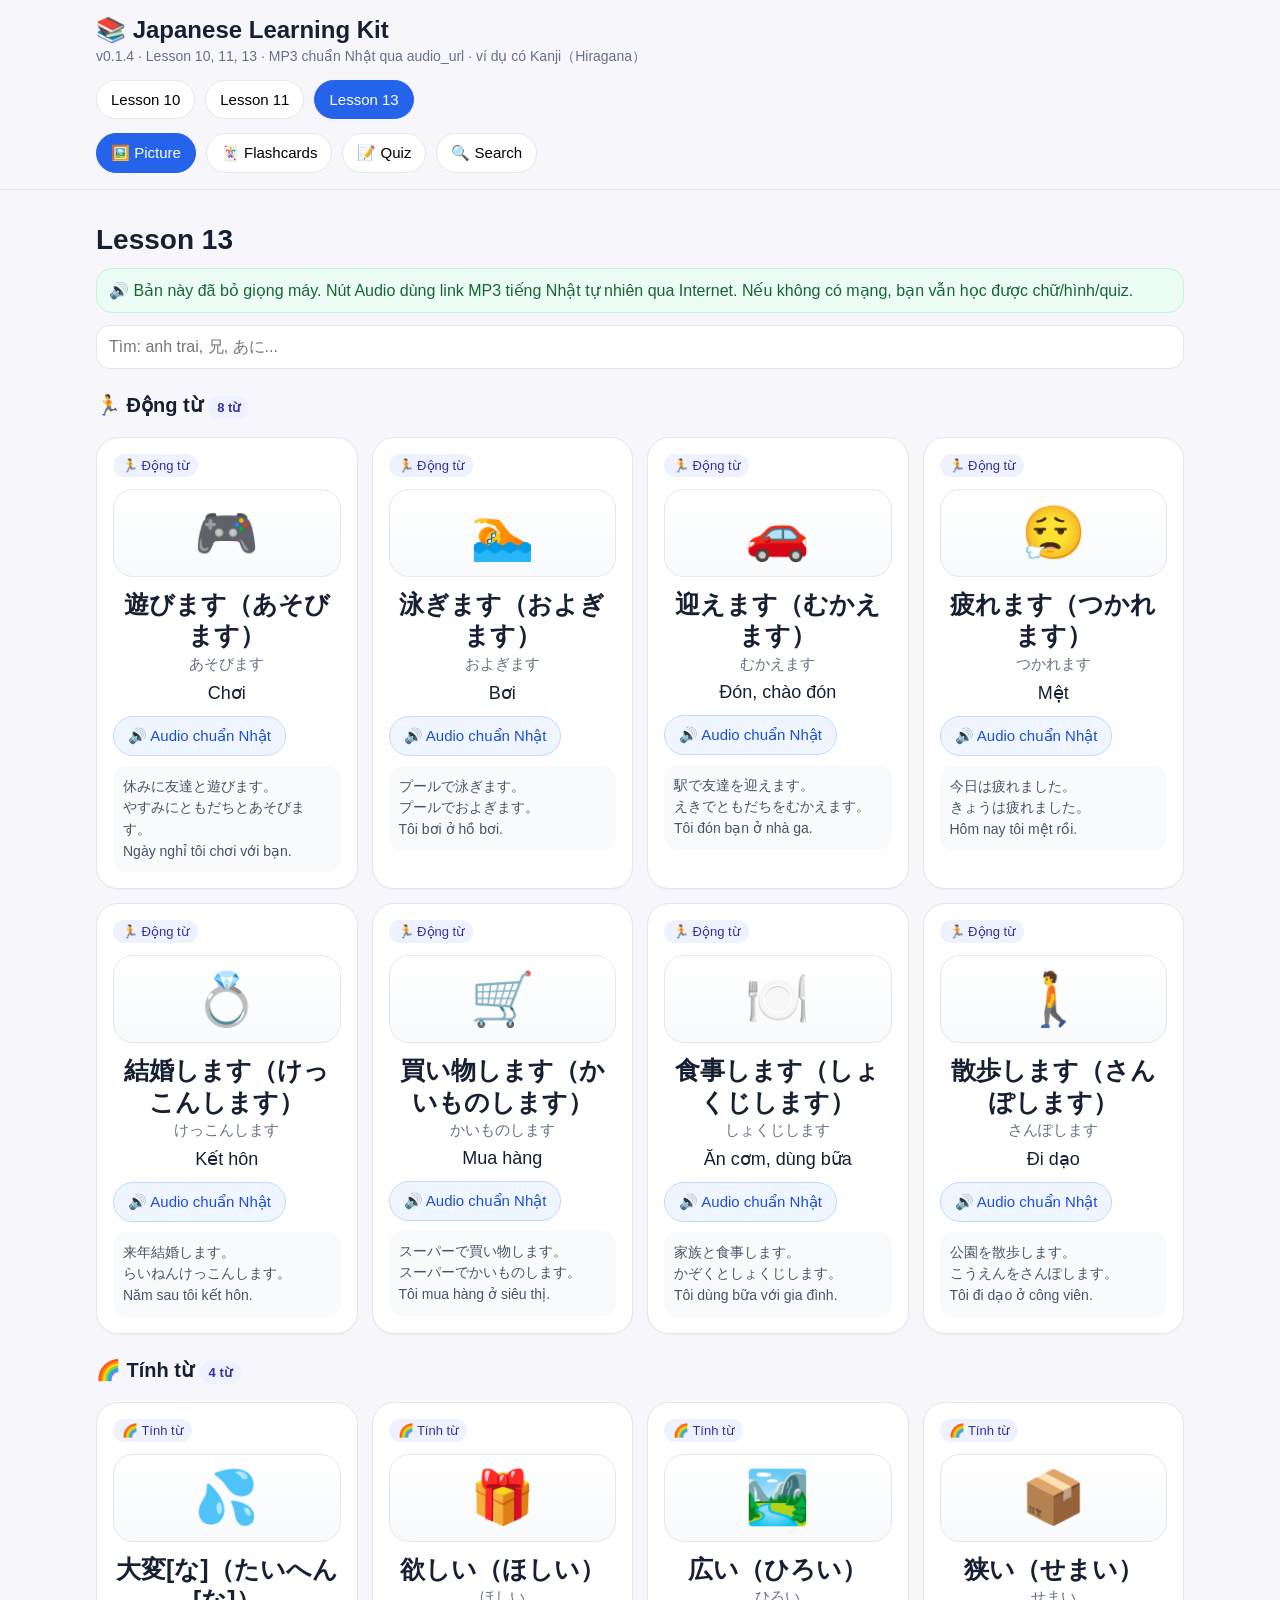
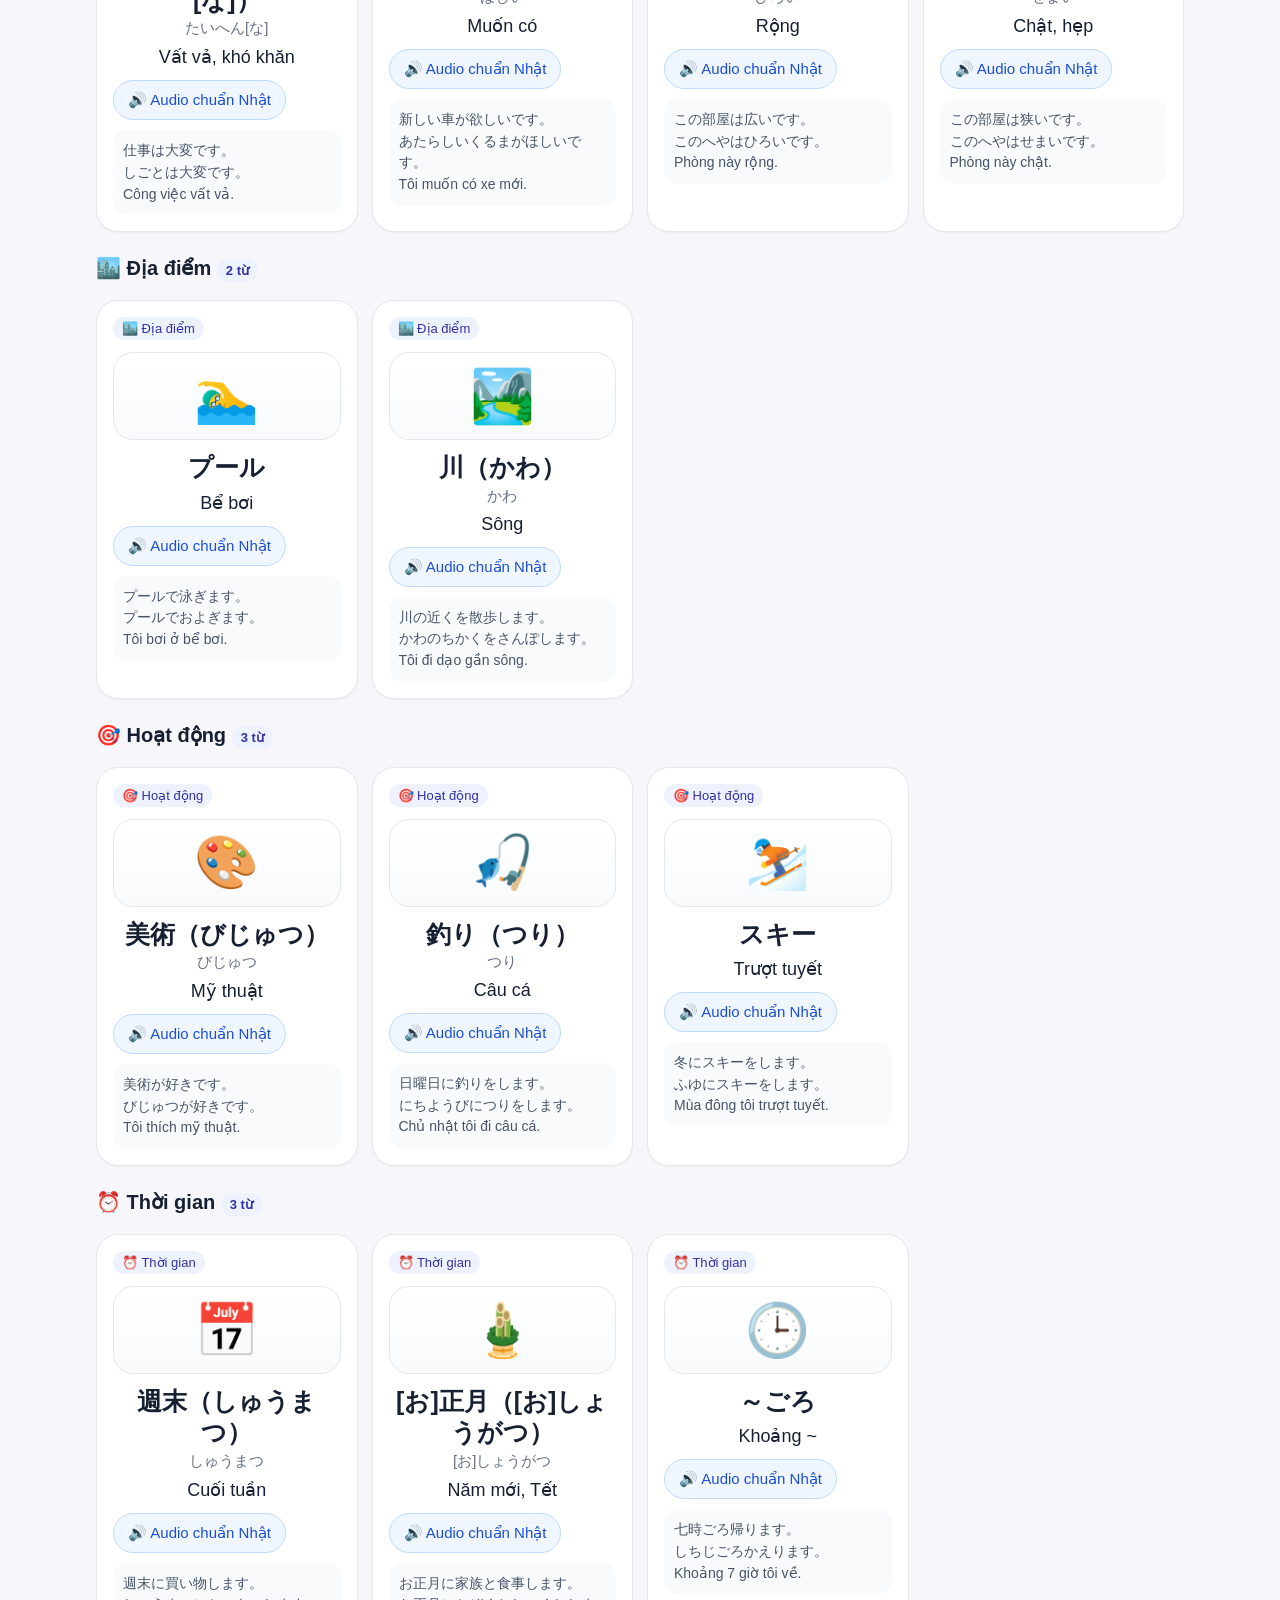
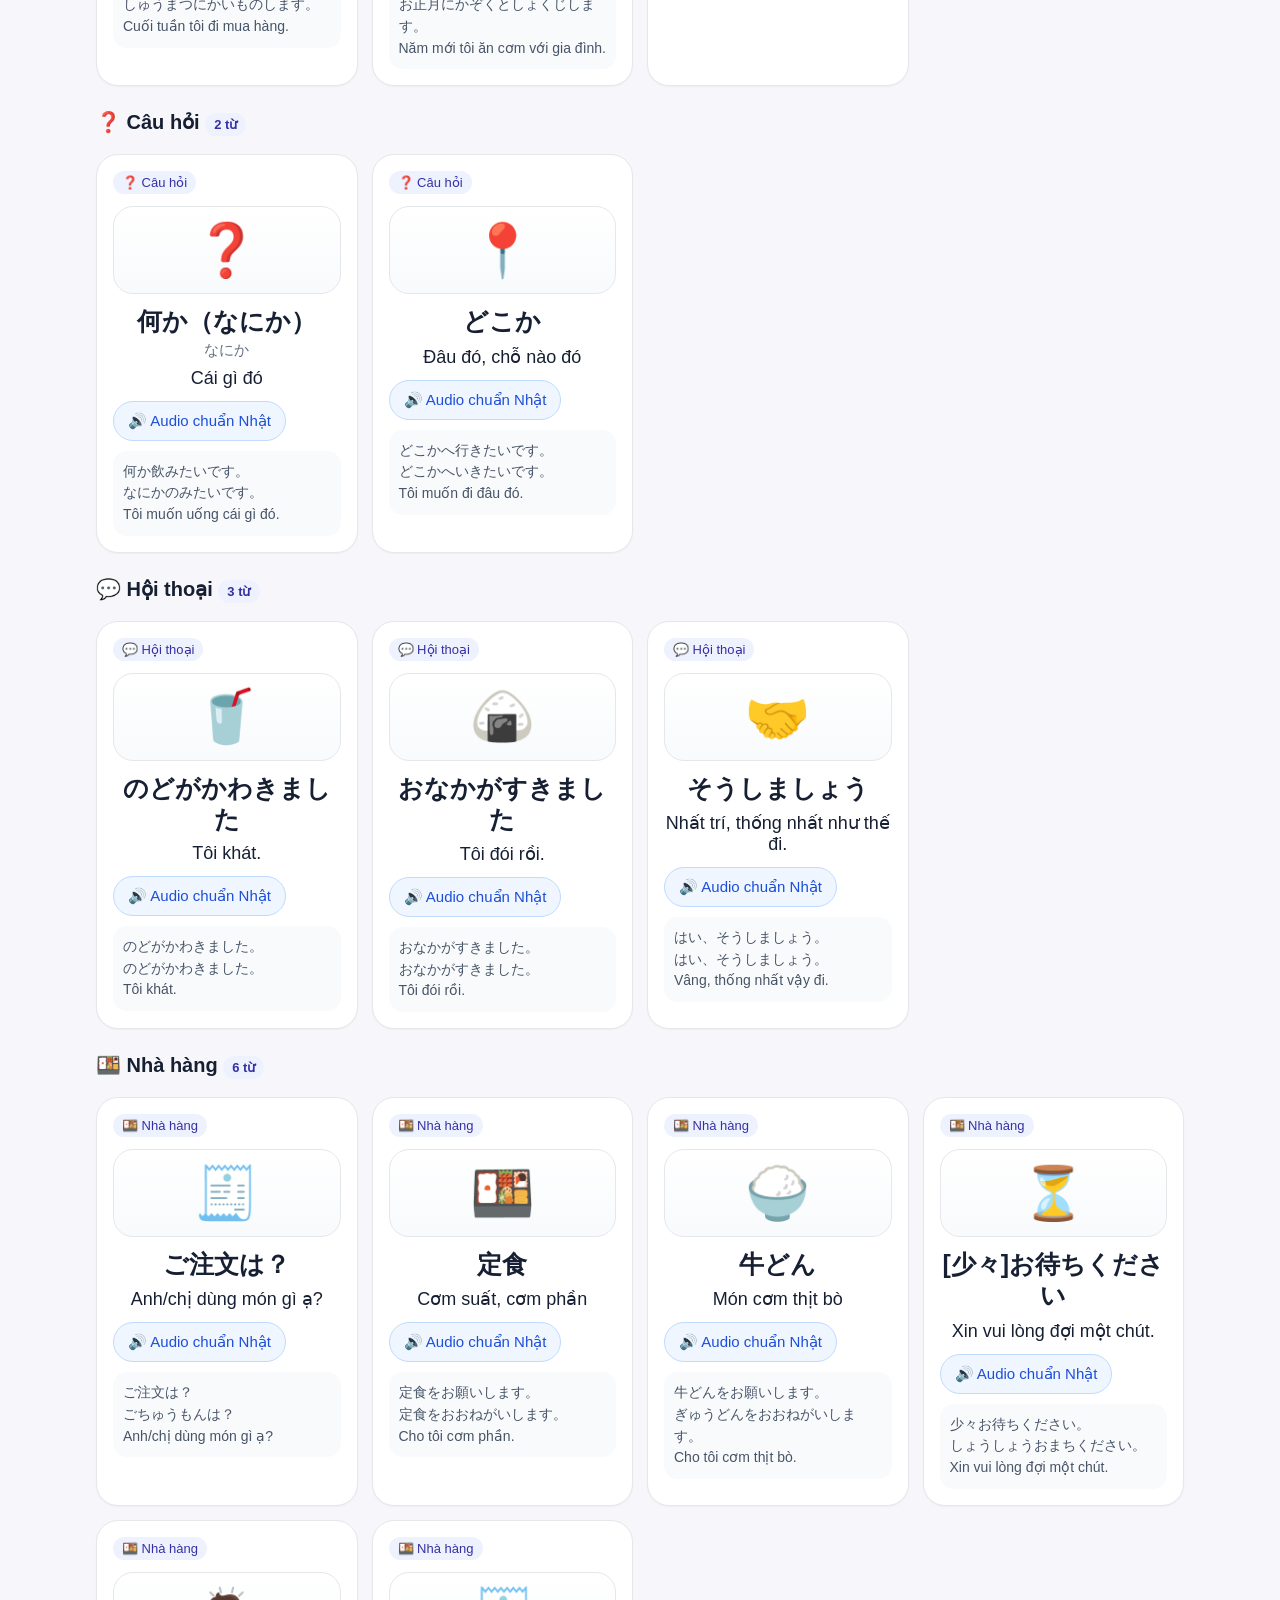
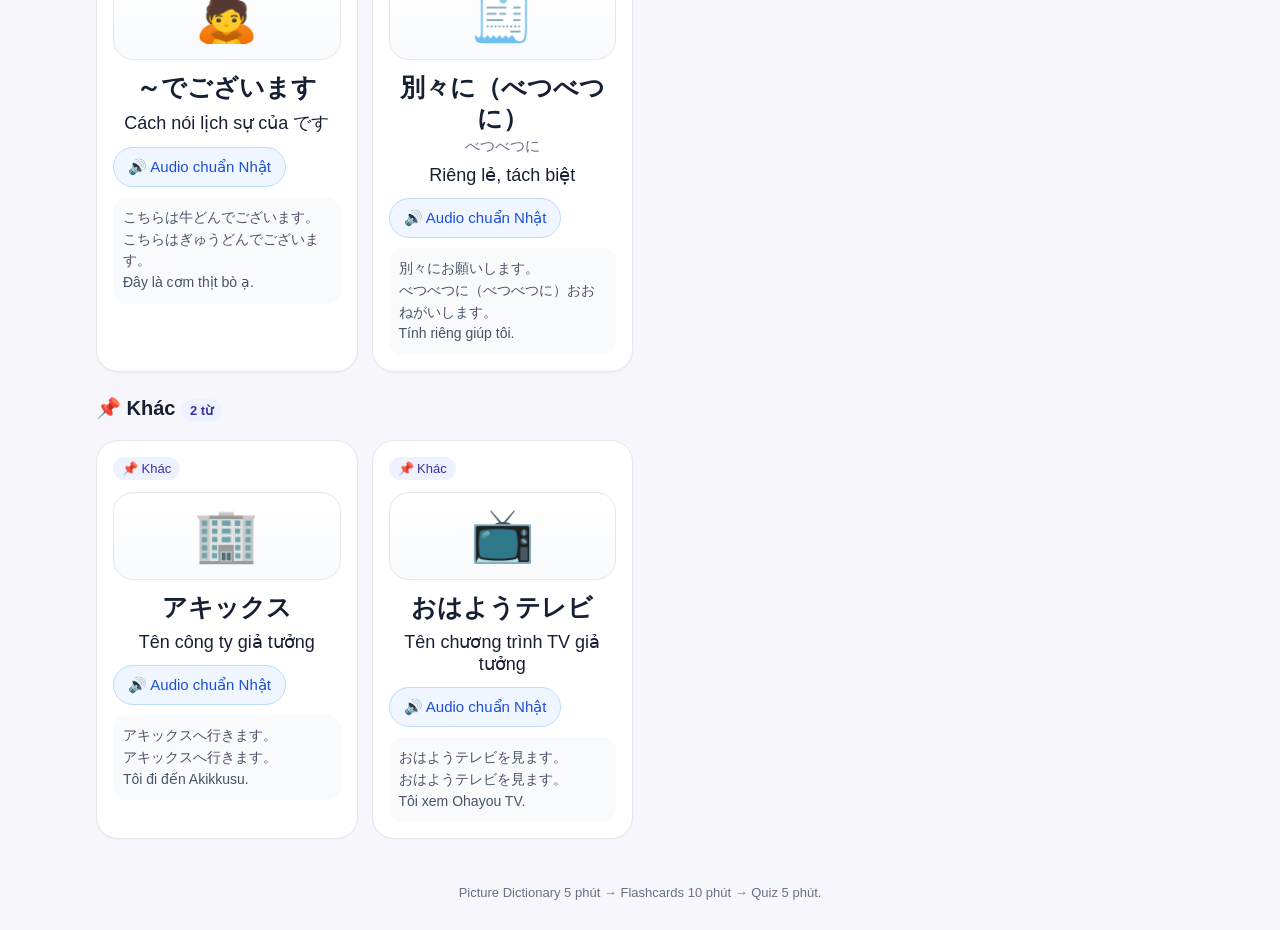
<file: index.html>
<!doctype html>
<html lang="vi">
<head>
<meta charset="utf-8"><meta name="viewport" content="width=device-width,initial-scale=1">
<title>Japanese Learning Kit v0.1.4</title>
<style>
:root{--bg:#f7f7fb;--card:#fff;--text:#172033;--muted:#667085;--line:#e5e7eb;--accent:#2563eb;--good:#16a34a;--bad:#dc2626;--soft:#eff6ff}
*{box-sizing:border-box}body{margin:0;background:var(--bg);color:var(--text);font-family:-apple-system,BlinkMacSystemFont,"Segoe UI",sans-serif}.wrap{max-width:1120px;margin:0 auto;padding:16px}header{position:sticky;top:0;background:rgba(247,247,251,.97);border-bottom:1px solid var(--line);z-index:10;backdrop-filter:blur(8px)}.brand{font-size:24px;font-weight:800}.sub{color:var(--muted);font-size:14px;margin-top:4px}.row{display:flex;gap:10px;flex-wrap:wrap;align-items:center}button{border:1px solid var(--line);background:#fff;border-radius:999px;padding:10px 14px;font-size:15px;cursor:pointer}button.active{background:var(--accent);color:#fff;border-color:var(--accent)}button:hover{filter:brightness(.98)}h1{font-size:28px;margin:18px 0 10px}.tabs{margin-top:14px}.notice{background:#ecfdf5;border:1px solid #bbf7d0;border-radius:16px;padding:12px;margin:12px 0;color:#166534}.grid{display:grid;grid-template-columns:repeat(auto-fill,minmax(220px,1fr));gap:14px}.card{background:var(--card);border:1px solid var(--line);border-radius:22px;padding:16px;box-shadow:0 1px 2px rgba(0,0,0,.04)}.badge{display:inline-block;background:#eef2ff;border-radius:999px;padding:4px 9px;color:#3730a3;font-size:13px;margin-bottom:8px}.pictogram{height:88px;border-radius:20px;background:linear-gradient(180deg,#fff,#f8fafc);border:1px solid var(--line);display:flex;align-items:center;justify-content:center;font-size:52px;margin:4px 0 12px}.word{font-size:25px;font-weight:800;text-align:center;line-height:1.25}.kana{font-size:15px;color:var(--muted);text-align:center;margin-top:3px}.meaning{font-size:18px;text-align:center;margin-top:8px}.example{background:#f8fafc;border-radius:14px;padding:10px;margin-top:10px;color:#475467;font-size:14px;line-height:1.55}.category-title{font-size:20px;font-weight:800;margin:24px 0 10px}.search{width:100%;border:1px solid var(--line);border-radius:14px;padding:12px;font-size:16px;background:#fff}.flash{max-width:540px;margin:20px auto;text-align:center}.progress{height:10px;background:#e5e7eb;border-radius:99px;overflow:hidden;margin-bottom:12px}.bar{height:100%;background:var(--accent)}.choices{display:grid;gap:10px;margin-top:14px}.choice{border-radius:14px;width:100%}.correct{background:#dcfce7!important;border-color:var(--good)!important}.wrong{background:#fee2e2!important;border-color:var(--bad)!important}.audio{margin-top:12px;border-color:#bfdbfe;background:#eff6ff;color:#1d4ed8}footer{color:var(--muted);font-size:13px;text-align:center;padding:30px 0}@media(max-width:640px){.brand{font-size:20px}button{padding:9px 11px}.word{font-size:22px}}
</style>
</head>
<body>
<header><div class="wrap"><div class="brand">📚 Japanese Learning Kit</div><div class="sub">v0.1.4 · Lesson 10, 11, 13 · MP3 chuẩn Nhật qua audio_url · ví dụ có Kanji（Hiragana）</div><div class="row tabs" id="lessonButtons"></div><div class="row tabs" id="modeButtons"></div></div></header>
<main class="wrap"><h1 id="title"></h1><div class="notice">🔊 Bản này đã bỏ giọng máy. Nút Audio dùng link MP3 tiếng Nhật tự nhiên qua Internet. Nếu không có mạng, bạn vẫn học được chữ/hình/quiz.</div><div id="app"></div></main><footer>Picture Dictionary 5 phút → Flashcards 10 phút → Quiz 5 phút.</footer>
<audio id="player" preload="none"></audio>
<script>
const LESSONS = {"10": [{"id": "l10_001", "lesson": "10", "hiragana": "あります", "kanji": "", "vietnamese": "Có, ở (đồ vật)", "category": "grammar", "icon": "📦", "example_jp": "あります。", "example_vi": "Có.", "audio_url": "https://assets.languagepod101.com/dictionary/japanese/audiomp3.php?kanji=あります&kana=あります", "example_jp_reading": "あります。", "display": "あります", "example_hiragana": "あります。"}, {"id": "l10_002", "lesson": "10", "hiragana": "います", "kanji": "", "vietnamese": "Có, ở (người/động vật)", "category": "grammar", "icon": "👤", "example_jp": "います。", "example_vi": "Có.", "audio_url": "https://assets.languagepod101.com/dictionary/japanese/audiomp3.php?kanji=います&kana=います", "example_jp_reading": "います。", "display": "います", "example_hiragana": "います。"}, {"id": "l10_003", "lesson": "10", "hiragana": "いろいろ[な]", "kanji": "色々", "vietnamese": "Nhiều, đa dạng", "category": "adjective", "icon": "🌈", "example_jp": "いろいろなものがあります。", "example_vi": "Có nhiều đồ vật.", "audio_url": "https://assets.languagepod101.com/dictionary/japanese/audiomp3.php?kanji=色々&kana=いろいろな", "example_jp_reading": "いろいろなものがあります。", "display": "色々（いろいろ[な]）", "example_hiragana": "いろいろなものがあります。"}, {"id": "l10_004", "lesson": "10", "hiragana": "おとこのひと", "kanji": "男の人", "vietnamese": "Người đàn ông", "category": "people", "icon": "👨", "example_jp": "男の人がいます。", "example_vi": "Có người đàn ông.", "audio_url": "https://assets.languagepod101.com/dictionary/japanese/audiomp3.php?kanji=男の人&kana=おとこのひと", "example_jp_reading": "男の人（おとこのひと）がいます。", "display": "男の人（おとこのひと）", "example_hiragana": "男のおとこのひとがいます。"}, {"id": "l10_005", "lesson": "10", "hiragana": "おんなのひと", "kanji": "女の人", "vietnamese": "Người đàn bà", "category": "people", "icon": "👩", "example_jp": "女の人がいます。", "example_vi": "Có người đàn bà.", "audio_url": "https://assets.languagepod101.com/dictionary/japanese/audiomp3.php?kanji=女の人&kana=おんなのひと", "example_jp_reading": "女の人（おんなのひと）がいます。", "display": "女の人（おんなのひと）", "example_hiragana": "女のおんなのひとがいます。"}, {"id": "l10_006", "lesson": "10", "hiragana": "おとこのこ", "kanji": "男の子", "vietnamese": "Cậu bé", "category": "people", "icon": "👦", "example_jp": "男の子がいます。", "example_vi": "Có cậu bé.", "audio_url": "https://assets.languagepod101.com/dictionary/japanese/audiomp3.php?kanji=男の子&kana=おとこのこ", "example_jp_reading": "男の子（おとこのこ）がいます。", "display": "男の子（おとこのこ）", "example_hiragana": "男のおとこのこがいます。"}, {"id": "l10_007", "lesson": "10", "hiragana": "おんなのこ", "kanji": "女の子", "vietnamese": "Cô bé", "category": "people", "icon": "👧", "example_jp": "女の子がいます。", "example_vi": "Có cô bé.", "audio_url": "https://assets.languagepod101.com/dictionary/japanese/audiomp3.php?kanji=女の子&kana=おんなのこ", "example_jp_reading": "女の子（おんなのこ）がいます。", "display": "女の子（おんなのこ）", "example_hiragana": "女のおんなのこがいます。"}, {"id": "l10_008", "lesson": "10", "hiragana": "いぬ", "kanji": "犬", "vietnamese": "Chó", "category": "animals", "icon": "🐶", "example_jp": "犬がいます。", "example_vi": "Có con chó.", "audio_url": "https://assets.languagepod101.com/dictionary/japanese/audiomp3.php?kanji=犬&kana=いぬ", "example_jp_reading": "犬（いぬ）がいます。", "display": "犬（いぬ）", "example_hiragana": "いぬがいます。"}, {"id": "l10_009", "lesson": "10", "hiragana": "ねこ", "kanji": "猫", "vietnamese": "Mèo", "category": "animals", "icon": "🐱", "example_jp": "猫がいます。", "example_vi": "Có con mèo.", "audio_url": "https://assets.languagepod101.com/dictionary/japanese/audiomp3.php?kanji=猫&kana=ねこ", "example_jp_reading": "猫（ねこ）がいます。", "display": "猫（ねこ）", "example_hiragana": "ねこがいます。"}, {"id": "l10_010", "lesson": "10", "hiragana": "パンダ", "kanji": "", "vietnamese": "Gấu trúc", "category": "animals", "icon": "🐼", "example_jp": "パンダがいます。", "example_vi": "Có gấu trúc.", "audio_url": "https://assets.languagepod101.com/dictionary/japanese/audiomp3.php?kanji=パンダ&kana=パンダ", "example_jp_reading": "パンダがいます。", "display": "パンダ", "example_hiragana": "パンダがいます。"}, {"id": "l10_011", "lesson": "10", "hiragana": "ぞう", "kanji": "象", "vietnamese": "Voi", "category": "animals", "icon": "🐘", "example_jp": "象がいます。", "example_vi": "Có con voi.", "audio_url": "https://assets.languagepod101.com/dictionary/japanese/audiomp3.php?kanji=象&kana=ぞう", "example_jp_reading": "象（ぞう）がいます。", "display": "象（ぞう）", "example_hiragana": "ぞうがいます。"}, {"id": "l10_012", "lesson": "10", "hiragana": "き", "kanji": "木", "vietnamese": "Cây, gỗ", "category": "objects", "icon": "🌳", "example_jp": "木があります。", "example_vi": "Có cái cây.", "audio_url": "https://assets.languagepod101.com/dictionary/japanese/audiomp3.php?kanji=木&kana=き", "example_jp_reading": "木（き）があります。", "display": "木（き）", "example_hiragana": "きがあります。"}, {"id": "l10_013", "lesson": "10", "hiragana": "もの", "kanji": "物", "vietnamese": "Vật, đồ vật", "category": "objects", "icon": "📦", "example_jp": "物があります。", "example_vi": "Có đồ vật.", "audio_url": "https://assets.languagepod101.com/dictionary/japanese/audiomp3.php?kanji=物&kana=もの", "example_jp_reading": "物（もの）があります。", "display": "物（もの）", "example_hiragana": "ものがあります。"}, {"id": "l10_014", "lesson": "10", "hiragana": "でんち", "kanji": "電池", "vietnamese": "Pin", "category": "objects", "icon": "🔋", "example_jp": "電池があります。", "example_vi": "Có pin.", "audio_url": "https://assets.languagepod101.com/dictionary/japanese/audiomp3.php?kanji=電池&kana=でんち", "example_jp_reading": "電池（でんち）があります。", "display": "電池（でんち）", "example_hiragana": "でんちがあります。"}, {"id": "l10_015", "lesson": "10", "hiragana": "はこ", "kanji": "箱", "vietnamese": "Hộp", "category": "objects", "icon": "📦", "example_jp": "箱があります。", "example_vi": "Có cái hộp.", "audio_url": "https://assets.languagepod101.com/dictionary/japanese/audiomp3.php?kanji=箱&kana=はこ", "example_jp_reading": "箱（はこ）があります。", "display": "箱（はこ）", "example_hiragana": "はこがあります。"}, {"id": "l10_016", "lesson": "10", "hiragana": "スイッチ", "kanji": "", "vietnamese": "Công tắc", "category": "objects", "icon": "🔘", "example_jp": "スイッチがあります。", "example_vi": "Có công tắc.", "audio_url": "https://assets.languagepod101.com/dictionary/japanese/audiomp3.php?kanji=スイッチ&kana=スイッチ", "example_jp_reading": "スイッチがあります。", "display": "スイッチ", "example_hiragana": "スイッチがあります。"}, {"id": "l10_017", "lesson": "10", "hiragana": "れいぞうこ", "kanji": "冷蔵庫", "vietnamese": "Tủ lạnh", "category": "objects", "icon": "🧊", "example_jp": "冷蔵庫があります。", "example_vi": "Có tủ lạnh.", "audio_url": "https://assets.languagepod101.com/dictionary/japanese/audiomp3.php?kanji=冷蔵庫&kana=れいぞうこ", "example_jp_reading": "冷蔵庫（れいぞうこ）があります。", "display": "冷蔵庫（れいぞうこ）", "example_hiragana": "れいぞうこがあります。"}, {"id": "l10_018", "lesson": "10", "hiragana": "テーブル", "kanji": "", "vietnamese": "Bàn", "category": "objects", "icon": "🪑", "example_jp": "テーブルがあります。", "example_vi": "Có cái bàn.", "audio_url": "https://assets.languagepod101.com/dictionary/japanese/audiomp3.php?kanji=テーブル&kana=テーブル", "example_jp_reading": "テーブルがあります。", "display": "テーブル", "example_hiragana": "テーブルがあります。"}, {"id": "l10_019", "lesson": "10", "hiragana": "ベッド", "kanji": "", "vietnamese": "Giường", "category": "objects", "icon": "🛏️", "example_jp": "ベッドがあります。", "example_vi": "Có cái giường.", "audio_url": "https://assets.languagepod101.com/dictionary/japanese/audiomp3.php?kanji=ベッド&kana=ベッド", "example_jp_reading": "ベッドがあります。", "display": "ベッド", "example_hiragana": "ベッドがあります。"}, {"id": "l10_020", "lesson": "10", "hiragana": "たな", "kanji": "棚", "vietnamese": "Giá kệ", "category": "objects", "icon": "🗄️", "example_jp": "棚があります。", "example_vi": "Có kệ sách.", "audio_url": "https://assets.languagepod101.com/dictionary/japanese/audiomp3.php?kanji=棚&kana=たな", "example_jp_reading": "棚（たな）があります。", "display": "棚（たな）", "example_hiragana": "たながあります。"}, {"id": "l10_021", "lesson": "10", "hiragana": "ドア", "kanji": "", "vietnamese": "Cửa", "category": "objects", "icon": "🚪", "example_jp": "ドアがあります。", "example_vi": "Có cái cửa.", "audio_url": "https://assets.languagepod101.com/dictionary/japanese/audiomp3.php?kanji=ドア&kana=ドア", "example_jp_reading": "ドアがあります。", "display": "ドア", "example_hiragana": "ドアがあります。"}, {"id": "l10_022", "lesson": "10", "hiragana": "まど", "kanji": "窓", "vietnamese": "Cửa sổ", "category": "objects", "icon": "🪟", "example_jp": "窓があります。", "example_vi": "Có cửa sổ.", "audio_url": "https://assets.languagepod101.com/dictionary/japanese/audiomp3.php?kanji=窓&kana=まど", "example_jp_reading": "窓（まど）があります。", "display": "窓（まど）", "example_hiragana": "まどがあります。"}, {"id": "l10_023", "lesson": "10", "hiragana": "ポスト", "kanji": "", "vietnamese": "Hộp thư", "category": "objects", "icon": "📮", "example_jp": "ポストがあります。", "example_vi": "Có hộp thư.", "audio_url": "https://assets.languagepod101.com/dictionary/japanese/audiomp3.php?kanji=ポスト&kana=ポスト", "example_jp_reading": "ポストがあります。", "display": "ポスト", "example_hiragana": "ポストがあります。"}, {"id": "l10_024", "lesson": "10", "hiragana": "ビル", "kanji": "", "vietnamese": "Tòa nhà", "category": "places", "icon": "🏢", "example_jp": "ビルがあります。", "example_vi": "Có tòa nhà.", "audio_url": "https://assets.languagepod101.com/dictionary/japanese/audiomp3.php?kanji=ビル&kana=ビル", "example_jp_reading": "ビルがあります。", "display": "ビル", "example_hiragana": "ビルがあります。"}, {"id": "l10_025", "lesson": "10", "hiragana": "ATM", "kanji": "", "vietnamese": "Máy ATM", "category": "places", "icon": "🏧", "example_jp": "ATMがあります。", "example_vi": "Có máy ATM.", "audio_url": "https://assets.languagepod101.com/dictionary/japanese/audiomp3.php?kanji=ATM&kana=ATM", "example_jp_reading": "ATMがあります。", "display": "ATM", "example_hiragana": "ATMがあります。"}, {"id": "l10_026", "lesson": "10", "hiragana": "コンビニ", "kanji": "", "vietnamese": "Cửa hàng tiện lợi", "category": "places", "icon": "🏪", "example_jp": "コンビニがあります。", "example_vi": "Có combini.", "audio_url": "https://assets.languagepod101.com/dictionary/japanese/audiomp3.php?kanji=コンビニ&kana=コンビニ", "example_jp_reading": "コンビニがあります。", "display": "コンビニ", "example_hiragana": "コンビニがあります。"}, {"id": "l10_027", "lesson": "10", "hiragana": "こうえん", "kanji": "公園", "vietnamese": "Công viên", "category": "places", "icon": "🏞️", "example_jp": "公園があります。", "example_vi": "Có công viên.", "audio_url": "https://assets.languagepod101.com/dictionary/japanese/audiomp3.php?kanji=公園&kana=こうえん", "example_jp_reading": "公園（こうえん）があります。", "display": "公園（こうえん）", "example_hiragana": "こうえんがあります。"}, {"id": "l10_028", "lesson": "10", "hiragana": "きっさてん", "kanji": "喫茶店", "vietnamese": "Quán cafe", "category": "places", "icon": "☕", "example_jp": "喫茶店があります。", "example_vi": "Có quán cafe.", "audio_url": "https://assets.languagepod101.com/dictionary/japanese/audiomp3.php?kanji=喫茶店&kana=きっさてん", "example_jp_reading": "喫茶店（きっさてん）があります。", "display": "喫茶店（きっさてん）", "example_hiragana": "きっさてんがあります。"}, {"id": "l10_029", "lesson": "10", "hiragana": "～や", "kanji": "～屋", "vietnamese": "Hiệu ~, cửa hàng ~", "category": "places", "icon": "🏬", "example_jp": "パン屋があります。", "example_vi": "Có tiệm bánh.", "audio_url": "https://assets.languagepod101.com/dictionary/japanese/audiomp3.php?kanji=屋&kana=や", "example_jp_reading": "パン屋があります。", "display": "～屋（～や）", "example_hiragana": "パン屋があります。"}, {"id": "l10_030", "lesson": "10", "hiragana": "のりば", "kanji": "乗り場", "vietnamese": "Bến xe, điểm lên xuống xe", "category": "places", "icon": "🚌", "example_jp": "バスの乗り場はどこですか。", "example_vi": "Bến xe buýt ở đâu?", "audio_url": "https://assets.languagepod101.com/dictionary/japanese/audiomp3.php?kanji=乗り場&kana=のりば", "example_jp_reading": "バスの乗り場（のりば）はどこですか。", "display": "乗り場（のりば）", "example_hiragana": "バスの乗りのりばはどこですか。"}, {"id": "l10_031", "lesson": "10", "hiragana": "けん", "kanji": "県", "vietnamese": "Tỉnh", "category": "places", "icon": "🗾", "example_jp": "山梨県にいます。", "example_vi": "Tôi ở tỉnh Yamanashi.", "audio_url": "https://assets.languagepod101.com/dictionary/japanese/audiomp3.php?kanji=県&kana=けん", "example_jp_reading": "山梨県（けん）にいます。", "display": "県（けん）", "example_hiragana": "けんにいます。"}, {"id": "l10_032", "lesson": "10", "hiragana": "うえ", "kanji": "上", "vietnamese": "Trên", "category": "position", "icon": "⬆️", "example_jp": "箱の上にあります。", "example_vi": "Ở trên hộp.", "audio_url": "https://assets.languagepod101.com/dictionary/japanese/audiomp3.php?kanji=上&kana=うえ", "example_jp_reading": "箱（はこ）の上（うえ）にあります。", "display": "上（うえ）", "example_hiragana": "はこのうえにあります。"}, {"id": "l10_033", "lesson": "10", "hiragana": "した", "kanji": "下", "vietnamese": "Dưới", "category": "position", "icon": "⬇️", "example_jp": "箱の下にあります。", "example_vi": "Ở dưới hộp.", "audio_url": "https://assets.languagepod101.com/dictionary/japanese/audiomp3.php?kanji=下&kana=した", "example_jp_reading": "箱（はこ）の下（した）にあります。", "display": "下（した）", "example_hiragana": "はこのしたにあります。"}, {"id": "l10_034", "lesson": "10", "hiragana": "まえ", "kanji": "前", "vietnamese": "Trước", "category": "position", "icon": "↗️", "example_jp": "駅の前にあります。", "example_vi": "Ở trước nhà ga.", "audio_url": "https://assets.languagepod101.com/dictionary/japanese/audiomp3.php?kanji=前&kana=まえ", "example_jp_reading": "駅（えき）の前（まえ）にあります。", "display": "前（まえ）", "example_hiragana": "えきのまえにあります。"}, {"id": "l10_035", "lesson": "10", "hiragana": "うしろ", "kanji": "後ろ", "vietnamese": "Sau", "category": "position", "icon": "↙️", "example_jp": "家の後ろにあります。", "example_vi": "Ở sau nhà.", "audio_url": "https://assets.languagepod101.com/dictionary/japanese/audiomp3.php?kanji=後ろ&kana=うしろ", "example_jp_reading": "家の後ろ（うしろ）にあります。", "display": "後ろ（うしろ）", "example_hiragana": "家のうしろにあります。"}, {"id": "l10_036", "lesson": "10", "hiragana": "みぎ", "kanji": "右", "vietnamese": "Phải", "category": "position", "icon": "➡️", "example_jp": "右にあります。", "example_vi": "Ở bên phải.", "audio_url": "https://assets.languagepod101.com/dictionary/japanese/audiomp3.php?kanji=右&kana=みぎ", "example_jp_reading": "右（みぎ）にあります。", "display": "右（みぎ）", "example_hiragana": "みぎにあります。"}, {"id": "l10_037", "lesson": "10", "hiragana": "ひだり", "kanji": "左", "vietnamese": "Trái", "category": "position", "icon": "⬅️", "example_jp": "左にあります。", "example_vi": "Ở bên trái.", "audio_url": "https://assets.languagepod101.com/dictionary/japanese/audiomp3.php?kanji=左&kana=ひだり", "example_jp_reading": "左（ひだり）にあります。", "display": "左（ひだり）", "example_hiragana": "ひだりにあります。"}, {"id": "l10_038", "lesson": "10", "hiragana": "なか", "kanji": "中", "vietnamese": "Trong, giữa", "category": "position", "icon": "📥", "example_jp": "箱の中にあります。", "example_vi": "Ở trong hộp.", "audio_url": "https://assets.languagepod101.com/dictionary/japanese/audiomp3.php?kanji=中&kana=なか", "example_jp_reading": "箱（はこ）の中（なか）にあります。", "display": "中（なか）", "example_hiragana": "はこのなかにあります。"}, {"id": "l10_039", "lesson": "10", "hiragana": "そと", "kanji": "外", "vietnamese": "Ngoài", "category": "position", "icon": "📤", "example_jp": "箱の外にあります。", "example_vi": "Ở ngoài hộp.", "audio_url": "https://assets.languagepod101.com/dictionary/japanese/audiomp3.php?kanji=外&kana=そと", "example_jp_reading": "箱（はこ）の外（そと）にあります。", "display": "外（そと）", "example_hiragana": "はこのそとにあります。"}, {"id": "l10_040", "lesson": "10", "hiragana": "となり", "kanji": "隣", "vietnamese": "Bên cạnh", "category": "position", "icon": "🏘️", "example_jp": "家の隣にあります。", "example_vi": "Ở bên cạnh nhà.", "audio_url": "https://assets.languagepod101.com/dictionary/japanese/audiomp3.php?kanji=隣&kana=となり", "example_jp_reading": "家の隣（となり）にあります。", "display": "隣（となり）", "example_hiragana": "家のとなりにあります。"}, {"id": "l10_041", "lesson": "10", "hiragana": "ちかく", "kanji": "近く", "vietnamese": "Gần", "category": "position", "icon": "📍", "example_jp": "駅の近くにあります。", "example_vi": "Ở gần nhà ga.", "audio_url": "https://assets.languagepod101.com/dictionary/japanese/audiomp3.php?kanji=近く&kana=ちかく", "example_jp_reading": "駅（えき）の近く（ちかく）にあります。", "display": "近く（ちかく）", "example_hiragana": "えきのちかくにあります。"}, {"id": "l10_042", "lesson": "10", "hiragana": "あいだ", "kanji": "間", "vietnamese": "Giữa", "category": "position", "icon": "↔️", "example_jp": "本屋と銀行の間にあります。", "example_vi": "Ở giữa hiệu sách và ngân hàng.", "audio_url": "https://assets.languagepod101.com/dictionary/japanese/audiomp3.php?kanji=間&kana=あいだ", "example_jp_reading": "本屋と銀行の間（あいだ）にあります。", "display": "間（あいだ）", "example_hiragana": "本屋と銀行のあいだにあります。"}, {"id": "l10_043", "lesson": "10", "hiragana": "～や～[など]", "kanji": "", "vietnamese": "Và ~, v.v.", "category": "grammar", "icon": "📚", "example_jp": "本やノートがあります。", "example_vi": "Có sách, vở, v.v.", "audio_url": "https://assets.languagepod101.com/dictionary/japanese/audiomp3.php?kanji=やなど&kana=やなど", "example_jp_reading": "本やノートがあります。", "display": "～や～[など]", "example_hiragana": "本やノートがあります。"}, {"id": "l10_044", "lesson": "10", "hiragana": "[どうも]すみません。", "kanji": "", "vietnamese": "Cám ơn / Xin lỗi", "category": "conversation", "icon": "🙏", "example_jp": "どうもすみません。", "example_vi": "Cám ơn.", "audio_url": "https://assets.languagepod101.com/dictionary/japanese/audiomp3.php?kanji=どうもすみません。&kana=どうもすみません。", "example_jp_reading": "どうもすみません。", "display": "[どうも]すみません。", "example_hiragana": "どうもすみません。"}, {"id": "l10_045", "lesson": "10", "hiragana": "ナンプラー", "kanji": "", "vietnamese": "Nước mắm Thái", "category": "food", "icon": "🍶", "example_jp": "ナンプラーがあります。", "example_vi": "Có nước mắm Thái.", "audio_url": "https://assets.languagepod101.com/dictionary/japanese/audiomp3.php?kanji=ナンプラー&kana=ナンプラー", "example_jp_reading": "ナンプラーがあります。", "display": "ナンプラー", "example_hiragana": "ナンプラーがあります。"}, {"id": "l10_046", "lesson": "10", "hiragana": "コーナー", "kanji": "", "vietnamese": "Góc", "category": "places", "icon": "📐", "example_jp": "コーナーにあります。", "example_vi": "Ở góc.", "audio_url": "https://assets.languagepod101.com/dictionary/japanese/audiomp3.php?kanji=コーナー&kana=コーナー", "example_jp_reading": "コーナーにあります。", "display": "コーナー", "example_hiragana": "コーナーにあります。"}, {"id": "l10_047", "lesson": "10", "hiragana": "いちばんした", "kanji": "一番下", "vietnamese": "Thấp nhất, phía dưới cùng", "category": "position", "icon": "⏬", "example_jp": "一番下にあります。", "example_vi": "Ở dưới cùng.", "audio_url": "https://assets.languagepod101.com/dictionary/japanese/audiomp3.php?kanji=一番下&kana=いちばんした", "example_jp_reading": "一番下（いちばんした）にあります。", "display": "一番下（いちばんした）", "example_hiragana": "いちばんしたにあります。"}, {"id": "l10_048", "lesson": "10", "hiragana": "とうきょうディズニーランド", "kanji": "東京ディズニーランド", "vietnamese": "Công viên Tokyo Disneyland", "category": "places", "icon": "🏰", "example_jp": "東京ディズニーランドへ行きます。", "example_vi": "Đi Tokyo Disneyland.", "audio_url": "https://assets.languagepod101.com/dictionary/japanese/audiomp3.php?kanji=東京ディズニーランド&kana=とうきょうディズニーランド", "example_jp_reading": "東京ディズニーランド（とうきょうディズニーランド）へ行きます。", "display": "東京ディズニーランド（とうきょうディズニーランド）", "example_hiragana": "とうきょうディズニーランドへ行きます。"}, {"id": "l10_049", "lesson": "10", "hiragana": "アジアストア", "kanji": "", "vietnamese": "Tên siêu thị giả tưởng", "category": "places", "icon": "🛒", "example_jp": "アジアストアにあります。", "example_vi": "Ở Asia Store.", "audio_url": "https://assets.languagepod101.com/dictionary/japanese/audiomp3.php?kanji=アジアストア&kana=アジアストア", "example_jp_reading": "アジアストアにあります。", "display": "アジアストア", "example_hiragana": "アジアストアにあります。"}], "11": [{"id": "l11_001", "lesson": "11", "hiragana": "います [こどもが～]", "kanji": "子供が～", "vietnamese": "Có [con]", "category": "verbs", "icon": "👶", "example_jp": "子供がいます。", "example_vi": "Có con.", "audio_url": "https://assets.languagepod101.com/dictionary/japanese/audiomp3.php?kanji=子供が&kana=います こどもが", "example_jp_reading": "子供がいます。", "display": "子供が～（います [こどもが～]）", "example_hiragana": "子供がいます。"}, {"id": "l11_002", "lesson": "11", "hiragana": "います [にほんに～]", "kanji": "日本に～", "vietnamese": "Ở [Nhật]", "category": "verbs", "icon": "🇯🇵", "example_jp": "日本にいます。", "example_vi": "Ở Nhật.", "audio_url": "https://assets.languagepod101.com/dictionary/japanese/audiomp3.php?kanji=日本に&kana=います にほんに", "example_jp_reading": "日本（にほん）にいます。", "display": "日本に～（います [にほんに～]）", "example_hiragana": "にほんにいます。"}, {"id": "l11_003", "lesson": "11", "hiragana": "かかります", "kanji": "", "vietnamese": "Mất, tốn (thời gian, tiền)", "category": "verbs", "icon": "⏱️", "example_jp": "一時間かかります。", "example_vi": "Mất một tiếng.", "audio_url": "https://assets.languagepod101.com/dictionary/japanese/audiomp3.php?kanji=かかります&kana=かかります", "example_jp_reading": "一時間（いちじかん）かかります。", "display": "かかります", "example_hiragana": "いちじかんかかります。"}, {"id": "l11_004", "lesson": "11", "hiragana": "やすみます", "kanji": "休みます", "vietnamese": "Nghỉ (làm)", "category": "verbs", "icon": "🏖️", "example_jp": "会社を休みます。", "example_vi": "Nghỉ làm ở công ty.", "audio_url": "https://assets.languagepod101.com/dictionary/japanese/audiomp3.php?kanji=休みます&kana=やすみます", "example_jp_reading": "会社を休み（やすみ）ます（やすみます）。", "display": "休みます（やすみます）", "example_hiragana": "やすみます。"}, {"id": "l11_005", "lesson": "11", "hiragana": "ひとつ", "kanji": "1つ", "vietnamese": "Một cái", "category": "counters", "icon": "1️⃣", "example_jp": "りんごを一つください。", "example_vi": "Cho tôi một quả táo.", "audio_url": "https://assets.languagepod101.com/dictionary/japanese/audiomp3.php?kanji=1つ&kana=ひとつ", "example_jp_reading": "りんごを一つください。", "display": "1つ（ひとつ）", "example_hiragana": "りんごを一つください。"}, {"id": "l11_006", "lesson": "11", "hiragana": "ふたつ", "kanji": "2つ", "vietnamese": "Hai cái", "category": "counters", "icon": "2️⃣", "example_jp": "みかんを二つください。", "example_vi": "Cho tôi hai quả quýt.", "audio_url": "https://assets.languagepod101.com/dictionary/japanese/audiomp3.php?kanji=2つ&kana=ふたつ", "example_jp_reading": "みかんを二つください。", "display": "2つ（ふたつ）", "example_hiragana": "みかんを二つください。"}, {"id": "l11_007", "lesson": "11", "hiragana": "みっつ", "kanji": "3つ", "vietnamese": "Ba cái", "category": "counters", "icon": "3️⃣", "example_jp": "三つあります。", "example_vi": "Có ba cái.", "audio_url": "https://assets.languagepod101.com/dictionary/japanese/audiomp3.php?kanji=3つ&kana=みっつ", "example_jp_reading": "三つあります。", "display": "3つ（みっつ）", "example_hiragana": "三つあります。"}, {"id": "l11_008", "lesson": "11", "hiragana": "よっつ", "kanji": "4つ", "vietnamese": "Bốn cái", "category": "counters", "icon": "4️⃣", "example_jp": "四つあります。", "example_vi": "Có bốn cái.", "audio_url": "https://assets.languagepod101.com/dictionary/japanese/audiomp3.php?kanji=4つ&kana=よっつ", "example_jp_reading": "四つあります。", "display": "4つ（よっつ）", "example_hiragana": "四つあります。"}, {"id": "l11_009", "lesson": "11", "hiragana": "いつつ", "kanji": "5つ", "vietnamese": "Năm cái", "category": "counters", "icon": "5️⃣", "example_jp": "五つあります。", "example_vi": "Có năm cái.", "audio_url": "https://assets.languagepod101.com/dictionary/japanese/audiomp3.php?kanji=5つ&kana=いつつ", "example_jp_reading": "五つあります。", "display": "5つ（いつつ）", "example_hiragana": "五つあります。"}, {"id": "l11_010", "lesson": "11", "hiragana": "むっつ", "kanji": "6つ", "vietnamese": "Sáu cái", "category": "counters", "icon": "6️⃣", "example_jp": "六つあります。", "example_vi": "Có sáu cái.", "audio_url": "https://assets.languagepod101.com/dictionary/japanese/audiomp3.php?kanji=6つ&kana=むっつ", "example_jp_reading": "六つあります。", "display": "6つ（むっつ）", "example_hiragana": "六つあります。"}, {"id": "l11_011", "lesson": "11", "hiragana": "ななつ", "kanji": "7つ", "vietnamese": "Bảy cái", "category": "counters", "icon": "7️⃣", "example_jp": "七つあります。", "example_vi": "Có bảy cái.", "audio_url": "https://assets.languagepod101.com/dictionary/japanese/audiomp3.php?kanji=7つ&kana=ななつ", "example_jp_reading": "七つあります。", "display": "7つ（ななつ）", "example_hiragana": "七つあります。"}, {"id": "l11_012", "lesson": "11", "hiragana": "やっつ", "kanji": "8つ", "vietnamese": "Tám cái", "category": "counters", "icon": "8️⃣", "example_jp": "八つあります。", "example_vi": "Có tám cái.", "audio_url": "https://assets.languagepod101.com/dictionary/japanese/audiomp3.php?kanji=8つ&kana=やっつ", "example_jp_reading": "八つあります。", "display": "8つ（やっつ）", "example_hiragana": "八つあります。"}, {"id": "l11_013", "lesson": "11", "hiragana": "ここのつ", "kanji": "9つ", "vietnamese": "Chín cái", "category": "counters", "icon": "9️⃣", "example_jp": "九つあります。", "example_vi": "Có chín cái.", "audio_url": "https://assets.languagepod101.com/dictionary/japanese/audiomp3.php?kanji=9つ&kana=ここのつ", "example_jp_reading": "九つあります。", "display": "9つ（ここのつ）", "example_hiragana": "九つあります。"}, {"id": "l11_014", "lesson": "11", "hiragana": "とお", "kanji": "10", "vietnamese": "Mười cái", "category": "counters", "icon": "🔟", "example_jp": "十あります。", "example_vi": "Có mười cái.", "audio_url": "https://assets.languagepod101.com/dictionary/japanese/audiomp3.php?kanji=10&kana=とお", "example_jp_reading": "十あります。", "display": "10（とお）", "example_hiragana": "十あります。"}, {"id": "l11_015", "lesson": "11", "hiragana": "いくつ", "kanji": "", "vietnamese": "Mấy cái, bao nhiêu cái", "category": "question", "icon": "❓", "example_jp": "いくつありますか。", "example_vi": "Có bao nhiêu cái?", "audio_url": "https://assets.languagepod101.com/dictionary/japanese/audiomp3.php?kanji=いくつ&kana=いくつ", "example_jp_reading": "いくつありますか。", "display": "いくつ", "example_hiragana": "いくつありますか。"}, {"id": "l11_016", "lesson": "11", "hiragana": "ひとり", "kanji": "1人", "vietnamese": "Một người", "category": "people_count", "icon": "🧍", "example_jp": "一人います。", "example_vi": "Có một người.", "audio_url": "https://assets.languagepod101.com/dictionary/japanese/audiomp3.php?kanji=1人&kana=ひとり", "example_jp_reading": "一人（ひとり）います。", "display": "1人（ひとり）", "example_hiragana": "ひとりいます。"}, {"id": "l11_017", "lesson": "11", "hiragana": "ふたり", "kanji": "2人", "vietnamese": "Hai người", "category": "people_count", "icon": "🧍‍♂️🧍", "example_jp": "二人います。", "example_vi": "Có hai người.", "audio_url": "https://assets.languagepod101.com/dictionary/japanese/audiomp3.php?kanji=2人&kana=ふたり", "example_jp_reading": "二人（ふたり）います。", "display": "2人（ふたり）", "example_hiragana": "ふたりいます。"}, {"id": "l11_018", "lesson": "11", "hiragana": "ーにん", "kanji": "ー人", "vietnamese": "~ người", "category": "people_count", "icon": "👥", "example_jp": "三人います。", "example_vi": "Có ba người.", "audio_url": "https://assets.languagepod101.com/dictionary/japanese/audiomp3.php?kanji=ー人&kana=ーにん", "example_jp_reading": "三人（さんにん）います。", "display": "ー人（ーにん）", "example_hiragana": "さんにんいます。"}, {"id": "l11_019", "lesson": "11", "hiragana": "ーだい", "kanji": "ー台", "vietnamese": "~ cái (máy móc, xe)", "category": "counter_units", "icon": "🚗", "example_jp": "車が一台あります。", "example_vi": "Có một chiếc xe.", "audio_url": "https://assets.languagepod101.com/dictionary/japanese/audiomp3.php?kanji=ー台&kana=ーだい", "example_jp_reading": "車（くるま）が一台あります。", "display": "ー台（ーだい）", "example_hiragana": "くるまが一台あります。"}, {"id": "l11_020", "lesson": "11", "hiragana": "ーまい", "kanji": "ー枚", "vietnamese": "~ tờ, tấm", "category": "counter_units", "icon": "📄", "example_jp": "切手を一枚ください。", "example_vi": "Cho tôi một con tem.", "audio_url": "https://assets.languagepod101.com/dictionary/japanese/audiomp3.php?kanji=ー枚&kana=ーまい", "example_jp_reading": "切手（きって）を一枚ください。", "display": "ー枚（ーまい）", "example_hiragana": "きってを一枚ください。"}, {"id": "l11_021", "lesson": "11", "hiragana": "ーかい", "kanji": "ー回", "vietnamese": "~ lần", "category": "counter_units", "icon": "🔁", "example_jp": "一回見ます。", "example_vi": "Xem một lần.", "audio_url": "https://assets.languagepod101.com/dictionary/japanese/audiomp3.php?kanji=ー回&kana=ーかい", "example_jp_reading": "一回見ます。", "display": "ー回（ーかい）", "example_hiragana": "一回見ます。"}, {"id": "l11_022", "lesson": "11", "hiragana": "りんご", "kanji": "", "vietnamese": "Táo", "category": "food", "icon": "🍎", "example_jp": "りんごを一つ食べます。", "example_vi": "Ăn một quả táo.", "audio_url": "https://assets.languagepod101.com/dictionary/japanese/audiomp3.php?kanji=りんご&kana=りんご", "example_jp_reading": "りんごを一つ食べます。", "display": "りんご", "example_hiragana": "りんごを一つ食べます。"}, {"id": "l11_023", "lesson": "11", "hiragana": "みかん", "kanji": "", "vietnamese": "Quýt", "category": "food", "icon": "🍊", "example_jp": "みかんを二つ買います。", "example_vi": "Mua hai quả quýt.", "audio_url": "https://assets.languagepod101.com/dictionary/japanese/audiomp3.php?kanji=みかん&kana=みかん", "example_jp_reading": "みかんを二つ買います。", "display": "みかん", "example_hiragana": "みかんを二つ買います。"}, {"id": "l11_024", "lesson": "11", "hiragana": "サンドイッチ", "kanji": "", "vietnamese": "Bánh sandwich", "category": "food", "icon": "🥪", "example_jp": "サンドイッチを食べます。", "example_vi": "Ăn bánh sandwich.", "audio_url": "https://assets.languagepod101.com/dictionary/japanese/audiomp3.php?kanji=サンドイッチ&kana=サンドイッチ", "example_jp_reading": "サンドイッチを食べます。", "display": "サンドイッチ", "example_hiragana": "サンドイッチを食べます。"}, {"id": "l11_025", "lesson": "11", "hiragana": "カレー[ライス]", "kanji": "", "vietnamese": "Cơm cà ri", "category": "food", "icon": "🍛", "example_jp": "カレーを食べます。", "example_vi": "Ăn cơm cà ri.", "audio_url": "https://assets.languagepod101.com/dictionary/japanese/audiomp3.php?kanji=カレーライス&kana=カレーライス", "example_jp_reading": "カレーを食べます。", "display": "カレー[ライス]", "example_hiragana": "カレーを食べます。"}, {"id": "l11_026", "lesson": "11", "hiragana": "アイスクリーム", "kanji": "", "vietnamese": "Kem", "category": "food", "icon": "🍦", "example_jp": "アイスクリームを食べます。", "example_vi": "Ăn kem.", "audio_url": "https://assets.languagepod101.com/dictionary/japanese/audiomp3.php?kanji=アイスクリーム&kana=アイスクリーム", "example_jp_reading": "アイスクリームを食べます。", "display": "アイスクリーム", "example_hiragana": "アイスクリームを食べます。"}, {"id": "l11_027", "lesson": "11", "hiragana": "きって", "kanji": "切手", "vietnamese": "Tem", "category": "items", "icon": "🏷️", "example_jp": "切手を一枚ください。", "example_vi": "Cho tôi một con tem.", "audio_url": "https://assets.languagepod101.com/dictionary/japanese/audiomp3.php?kanji=切手&kana=きって", "example_jp_reading": "切手（きって）を一枚ください。", "display": "切手（きって）", "example_hiragana": "きってを一枚ください。"}, {"id": "l11_028", "lesson": "11", "hiragana": "はがき", "kanji": "", "vietnamese": "Bưu thiếp", "category": "items", "icon": "📮", "example_jp": "はがきを書きます。", "example_vi": "Viết bưu thiếp.", "audio_url": "https://assets.languagepod101.com/dictionary/japanese/audiomp3.php?kanji=はがき&kana=はがき", "example_jp_reading": "はがきを書きます。", "display": "はがき", "example_hiragana": "はがきを書きます。"}, {"id": "l11_029", "lesson": "11", "hiragana": "ふうとう", "kanji": "封筒", "vietnamese": "Phong bì", "category": "items", "icon": "✉️", "example_jp": "封筒があります。", "example_vi": "Có phong bì.", "audio_url": "https://assets.languagepod101.com/dictionary/japanese/audiomp3.php?kanji=封筒&kana=ふうとう", "example_jp_reading": "封筒（ふうとう）があります。", "display": "封筒（ふうとう）", "example_hiragana": "ふうとうがあります。"}, {"id": "l11_030", "lesson": "11", "hiragana": "りょうしん", "kanji": "両親", "vietnamese": "Bố mẹ", "category": "family", "icon": "👨‍👩‍👧", "example_jp": "両親は日本にいます。", "example_vi": "Bố mẹ ở Nhật.", "audio_url": "https://assets.languagepod101.com/dictionary/japanese/audiomp3.php?kanji=両親&kana=りょうしん", "example_jp_reading": "両親（りょうしん）は日本（にほん）にいます。", "display": "両親（りょうしん）", "example_hiragana": "りょうしんはにほんにいます。"}, {"id": "l11_031", "lesson": "11", "hiragana": "きょうだい", "kanji": "兄弟", "vietnamese": "Anh chị em", "category": "family", "icon": "👨‍👩‍👧‍👦", "example_jp": "兄弟がいます。", "example_vi": "Có anh chị em.", "audio_url": "https://assets.languagepod101.com/dictionary/japanese/audiomp3.php?kanji=兄弟&kana=きょうだい", "example_jp_reading": "兄（あに）弟（きょうだい）がいます。", "display": "兄弟（きょうだい）", "example_hiragana": "あにきょうだいがいます。"}, {"id": "l11_032", "lesson": "11", "hiragana": "あに", "kanji": "兄", "vietnamese": "Anh trai (mình)", "category": "family", "icon": "👨", "example_jp": "兄がいます。", "example_vi": "Tôi có anh trai.", "audio_url": "https://assets.languagepod101.com/dictionary/japanese/audiomp3.php?kanji=兄&kana=あに", "example_jp_reading": "兄（あに）がいます。", "display": "兄（あに）", "example_hiragana": "あにがいます。"}, {"id": "l11_033", "lesson": "11", "hiragana": "おにいさん", "kanji": "お兄さん", "vietnamese": "Anh trai (người khác)", "category": "family", "icon": "👨", "example_jp": "お兄さんは日本にいますか。", "example_vi": "Anh trai bạn ở Nhật không?", "audio_url": "https://assets.languagepod101.com/dictionary/japanese/audiomp3.php?kanji=お兄さん&kana=おにいさん", "example_jp_reading": "お兄（あに）さん（おにいさん）は日本（にほん）にいますか。", "display": "お兄さん（おにいさん）", "example_hiragana": "おあにさん（おにいさん）はにほんにいますか。"}, {"id": "l11_034", "lesson": "11", "hiragana": "あね", "kanji": "姉", "vietnamese": "Chị gái (mình)", "category": "family", "icon": "👩", "example_jp": "姉がいます。", "example_vi": "Tôi có chị gái.", "audio_url": "https://assets.languagepod101.com/dictionary/japanese/audiomp3.php?kanji=姉&kana=あね", "example_jp_reading": "姉（あね）がいます。", "display": "姉（あね）", "example_hiragana": "あねがいます。"}, {"id": "l11_035", "lesson": "11", "hiragana": "おねえさん", "kanji": "お姉さん", "vietnamese": "Chị gái (người khác)", "category": "family", "icon": "👩", "example_jp": "お姉さんは会社員です。", "example_vi": "Chị gái bạn là nhân viên công ty.", "audio_url": "https://assets.languagepod101.com/dictionary/japanese/audiomp3.php?kanji=お姉さん&kana=おねえさん", "example_jp_reading": "お姉（あね）さん（おねえさん）は会社員です。", "display": "お姉さん（おねえさん）", "example_hiragana": "おあねさん（おねえさん）は会社員です。"}, {"id": "l11_036", "lesson": "11", "hiragana": "おとうと", "kanji": "弟", "vietnamese": "Em trai (mình)", "category": "family", "icon": "👦", "example_jp": "弟がいます。", "example_vi": "Tôi có em trai.", "audio_url": "https://assets.languagepod101.com/dictionary/japanese/audiomp3.php?kanji=弟&kana=おとうと", "example_jp_reading": "弟（おとうと）がいます。", "display": "弟（おとうと）", "example_hiragana": "おとうとがいます。"}, {"id": "l11_037", "lesson": "11", "hiragana": "おとうとさん", "kanji": "弟さん", "vietnamese": "Em trai (người khác)", "category": "family", "icon": "👦", "example_jp": "弟さんは学生ですか。", "example_vi": "Em trai bạn là học sinh à?", "audio_url": "https://assets.languagepod101.com/dictionary/japanese/audiomp3.php?kanji=弟さん&kana=おとうとさん", "example_jp_reading": "弟（おとうと）さん（おとうとさん）は学生ですか。", "display": "弟さん（おとうとさん）", "example_hiragana": "おとうとさん（おとうとさん）は学生ですか。"}, {"id": "l11_038", "lesson": "11", "hiragana": "いもうと", "kanji": "妹", "vietnamese": "Em gái (mình)", "category": "family", "icon": "👧", "example_jp": "妹がいます。", "example_vi": "Tôi có em gái.", "audio_url": "https://assets.languagepod101.com/dictionary/japanese/audiomp3.php?kanji=妹&kana=いもうと", "example_jp_reading": "妹（いもうと）がいます。", "display": "妹（いもうと）", "example_hiragana": "いもうとがいます。"}, {"id": "l11_039", "lesson": "11", "hiragana": "いもうとさん", "kanji": "妹さん", "vietnamese": "Em gái (người khác)", "category": "family", "icon": "👧", "example_jp": "妹さんは何歳ですか。", "example_vi": "Em gái bạn mấy tuổi?", "audio_url": "https://assets.languagepod101.com/dictionary/japanese/audiomp3.php?kanji=妹さん&kana=いもうとさん", "example_jp_reading": "妹（いもうと）さん（いもうとさん）は何歳ですか。", "display": "妹さん（いもうとさん）", "example_hiragana": "いもうとさん（いもうとさん）は何歳ですか。"}, {"id": "l11_040", "lesson": "11", "hiragana": "がいこく", "kanji": "外国", "vietnamese": "Nước ngoài", "category": "places", "icon": "🌏", "example_jp": "外国へ行きます。", "example_vi": "Đi nước ngoài.", "audio_url": "https://assets.languagepod101.com/dictionary/japanese/audiomp3.php?kanji=外国&kana=がいこく", "example_jp_reading": "外（そと）国（がいこく）へ行きます。", "display": "外国（がいこく）", "example_hiragana": "そとがいこくへ行きます。"}, {"id": "l11_041", "lesson": "11", "hiragana": "りゅうがくせい", "kanji": "留学生", "vietnamese": "Du học sinh", "category": "people", "icon": "🎓", "example_jp": "留学生です。", "example_vi": "Là du học sinh.", "audio_url": "https://assets.languagepod101.com/dictionary/japanese/audiomp3.php?kanji=留学生&kana=りゅうがくせい", "example_jp_reading": "留学生（りゅうがくせい）です。", "display": "留学生（りゅうがくせい）", "example_hiragana": "りゅうがくせいです。"}, {"id": "l11_042", "lesson": "11", "hiragana": "クラス", "kanji": "", "vietnamese": "Lớp học", "category": "school", "icon": "🏫", "example_jp": "クラスに学生がいます。", "example_vi": "Có học sinh trong lớp.", "audio_url": "https://assets.languagepod101.com/dictionary/japanese/audiomp3.php?kanji=クラス&kana=クラス", "example_jp_reading": "クラスに学生がいます。", "display": "クラス", "example_hiragana": "クラスに学生がいます。"}, {"id": "l11_043", "lesson": "11", "hiragana": "いちじかん", "kanji": "一時間", "vietnamese": "Một tiếng", "category": "time", "icon": "🕐", "example_jp": "一時間かかります。", "example_vi": "Mất một tiếng.", "audio_url": "https://assets.languagepod101.com/dictionary/japanese/audiomp3.php?kanji=一時間&kana=いちじかん", "example_jp_reading": "一時間（いちじかん）かかります。", "display": "一時間（いちじかん）", "example_hiragana": "いちじかんかかります。"}, {"id": "l11_044", "lesson": "11", "hiragana": "いっしゅうかん", "kanji": "一週間", "vietnamese": "Một tuần", "category": "time", "icon": "📅", "example_jp": "一週間休みます。", "example_vi": "Nghỉ một tuần.", "audio_url": "https://assets.languagepod101.com/dictionary/japanese/audiomp3.php?kanji=一週間&kana=いっしゅうかん", "example_jp_reading": "一週間（いっしゅうかん）休み（やすみ）ます（やすみます）。", "display": "一週間（いっしゅうかん）", "example_hiragana": "いっしゅうかんやすみます（やすみます）。"}, {"id": "l11_045", "lesson": "11", "hiragana": "いっかげつ", "kanji": "一か月", "vietnamese": "Một tháng", "category": "time", "icon": "🗓️", "example_jp": "一か月かかります。", "example_vi": "Mất một tháng.", "audio_url": "https://assets.languagepod101.com/dictionary/japanese/audiomp3.php?kanji=一か月&kana=いっかげつ", "example_jp_reading": "一か月（いっかげつ）かかります。", "display": "一か月（いっかげつ）", "example_hiragana": "一かいっかげつかかります。"}, {"id": "l11_046", "lesson": "11", "hiragana": "いちねん", "kanji": "一年", "vietnamese": "Một năm", "category": "time", "icon": "📆", "example_jp": "一年かかります。", "example_vi": "Mất một năm.", "audio_url": "https://assets.languagepod101.com/dictionary/japanese/audiomp3.php?kanji=一年&kana=いちねん", "example_jp_reading": "一年（いちねん）かかります。", "display": "一年（いちねん）", "example_hiragana": "いちねんかかります。"}, {"id": "l11_047", "lesson": "11", "hiragana": "～ぐらい", "kanji": "", "vietnamese": "Khoảng ~", "category": "time", "icon": "≈", "example_jp": "一時間ぐらいかかります。", "example_vi": "Mất khoảng một tiếng.", "audio_url": "https://assets.languagepod101.com/dictionary/japanese/audiomp3.php?kanji=ぐらい&kana=ぐらい", "example_jp_reading": "一時間（いちじかん）ぐらいかかります。", "display": "～ぐらい", "example_hiragana": "いちじかんぐらいかかります。"}, {"id": "l11_048", "lesson": "11", "hiragana": "どのくらい", "kanji": "", "vietnamese": "Bao lâu", "category": "question", "icon": "⏳", "example_jp": "どのくらいかかりますか。", "example_vi": "Mất bao lâu?", "audio_url": "https://assets.languagepod101.com/dictionary/japanese/audiomp3.php?kanji=どのくらい&kana=どのくらい", "example_jp_reading": "どのくらいかかりますか。", "display": "どのくらい", "example_hiragana": "どのくらいかかりますか。"}, {"id": "l11_049", "lesson": "11", "hiragana": "ぜんぶで", "kanji": "全部で", "vietnamese": "Tổng cộng", "category": "quantity", "icon": "🧮", "example_jp": "全部でいくらですか。", "example_vi": "Tổng cộng bao nhiêu tiền?", "audio_url": "https://assets.languagepod101.com/dictionary/japanese/audiomp3.php?kanji=全部で&kana=ぜんぶで", "example_jp_reading": "全部（ぜんぶ）で（ぜんぶで）いくらですか。", "display": "全部で（ぜんぶで）", "example_hiragana": "ぜんぶで（ぜんぶで）いくらですか。"}, {"id": "l11_050", "lesson": "11", "hiragana": "みんな", "kanji": "", "vietnamese": "Tất cả, mọi người", "category": "quantity", "icon": "👥", "example_jp": "みんなで行きます。", "example_vi": "Tất cả cùng đi.", "audio_url": "https://assets.languagepod101.com/dictionary/japanese/audiomp3.php?kanji=みんな&kana=みんな", "example_jp_reading": "みんなで行きます。", "display": "みんな", "example_hiragana": "みんなで行きます。"}, {"id": "l11_051", "lesson": "11", "hiragana": "～だけ", "kanji": "", "vietnamese": "Chỉ ~", "category": "quantity", "icon": "☝️", "example_jp": "一つだけください。", "example_vi": "Cho tôi chỉ một cái.", "audio_url": "https://assets.languagepod101.com/dictionary/japanese/audiomp3.php?kanji=だけ&kana=だけ", "example_jp_reading": "一つだけください。", "display": "～だけ", "example_hiragana": "一つだけください。"}, {"id": "l11_052", "lesson": "11", "hiragana": "かしこまりました。", "kanji": "", "vietnamese": "Tôi hiểu rồi ạ", "category": "conversation", "icon": "🙇", "example_jp": "かしこまりました。", "example_vi": "Tôi hiểu rồi ạ.", "audio_url": "https://assets.languagepod101.com/dictionary/japanese/audiomp3.php?kanji=かしこまりました。&kana=かしこまりました。", "example_jp_reading": "かしこまりました。", "display": "かしこまりました。", "example_hiragana": "かしこまりました。"}, {"id": "l11_053", "lesson": "11", "hiragana": "いい[お]てんきですね", "kanji": "いい[お]天気ですね", "vietnamese": "Trời đẹp nhỉ", "category": "conversation", "icon": "☀️", "example_jp": "いいお天気ですね。", "example_vi": "Trời đẹp nhỉ.", "audio_url": "https://assets.languagepod101.com/dictionary/japanese/audiomp3.php?kanji=いいお天気ですね&kana=いいおてんきですね", "example_jp_reading": "いいお天気ですね。", "display": "いい[お]天気ですね（いい[お]てんきですね）", "example_hiragana": "いいお天気ですね。"}, {"id": "l11_054", "lesson": "11", "hiragana": "おでかけですか", "kanji": "お出かけですか", "vietnamese": "Anh/chị đi ra ngoài đấy à?", "category": "conversation", "icon": "🚶", "example_jp": "お出かけですか。", "example_vi": "Anh/chị đi ra ngoài à?", "audio_url": "https://assets.languagepod101.com/dictionary/japanese/audiomp3.php?kanji=お出かけですか&kana=おでかけですか", "example_jp_reading": "お出かけですか（おでかけですか）。", "display": "お出かけですか（おでかけですか）", "example_hiragana": "おおでかけですか。"}, {"id": "l11_055", "lesson": "11", "hiragana": "ちょっと～まで。", "kanji": "", "vietnamese": "Tôi đi ~ một chút", "category": "conversation", "icon": "🚶‍♂️", "example_jp": "ちょっとコンビニまで。", "example_vi": "Tôi đi combini một chút.", "audio_url": "https://assets.languagepod101.com/dictionary/japanese/audiomp3.php?kanji=ちょっとまで。&kana=ちょっとまで。", "example_jp_reading": "ちょっとコンビニまで。", "display": "ちょっと～まで。", "example_hiragana": "ちょっとコンビニまで。"}, {"id": "l11_056", "lesson": "11", "hiragana": "いってらっしゃい。", "kanji": "行ってらっしゃい。", "vietnamese": "Anh/chị đi nhé", "category": "conversation", "icon": "👋", "example_jp": "いってらっしゃい。", "example_vi": "Đi nhé.", "audio_url": "https://assets.languagepod101.com/dictionary/japanese/audiomp3.php?kanji=行ってらっしゃい。&kana=いってらっしゃい。", "example_jp_reading": "いってらっしゃい。", "display": "行ってらっしゃい。（いってらっしゃい。）", "example_hiragana": "いってらっしゃい。"}, {"id": "l11_057", "lesson": "11", "hiragana": "いってきます。", "kanji": "行ってきます。", "vietnamese": "Tôi đi đây", "category": "conversation", "icon": "👋", "example_jp": "いってきます。", "example_vi": "Tôi đi đây.", "audio_url": "https://assets.languagepod101.com/dictionary/japanese/audiomp3.php?kanji=行ってきます。&kana=いってきます。", "example_jp_reading": "いってきます。", "display": "行ってきます。（いってきます。）", "example_hiragana": "いってきます。"}, {"id": "l11_058", "lesson": "11", "hiragana": "ふなびん", "kanji": "船便", "vietnamese": "Gửi bằng đường biển", "category": "shipping", "icon": "🚢", "example_jp": "船便でお願いします。", "example_vi": "Gửi bằng đường biển.", "audio_url": "https://assets.languagepod101.com/dictionary/japanese/audiomp3.php?kanji=船便&kana=ふなびん", "example_jp_reading": "船便（ふなびん）でお願いします（おねがいします）。", "display": "船便（ふなびん）", "example_hiragana": "ふなびんでおおねがいします。"}, {"id": "l11_059", "lesson": "11", "hiragana": "こうくうびん", "kanji": "航空便", "vietnamese": "Gửi bằng đường hàng không", "category": "shipping", "icon": "✈️", "example_jp": "航空便でお願いします。", "example_vi": "Gửi bằng đường hàng không.", "audio_url": "https://assets.languagepod101.com/dictionary/japanese/audiomp3.php?kanji=航空便&kana=こうくうびん", "example_jp_reading": "航空便（こうくうびん）でお願いします（おねがいします）。", "display": "航空便（こうくうびん）", "example_hiragana": "こうくうびんでおおねがいします。"}, {"id": "l11_060", "lesson": "11", "hiragana": "おねがいします", "kanji": "お願いします", "vietnamese": "Làm ơn", "category": "conversation", "icon": "🙏", "example_jp": "お願いします。", "example_vi": "Làm ơn.", "audio_url": "https://assets.languagepod101.com/dictionary/japanese/audiomp3.php?kanji=お願いします&kana=おねがいします", "example_jp_reading": "お願いします（おねがいします）。", "display": "お願いします（おねがいします）", "example_hiragana": "おおねがいします。"}, {"id": "l11_061", "lesson": "11", "hiragana": "オーストラリア", "kanji": "", "vietnamese": "Úc", "category": "places", "icon": "🇦🇺", "example_jp": "オーストラリアへ行きます。", "example_vi": "Đi Úc.", "audio_url": "https://assets.languagepod101.com/dictionary/japanese/audiomp3.php?kanji=オーストラリア&kana=オーストラリア", "example_jp_reading": "オーストラリアへ行きます。", "display": "オーストラリア", "example_hiragana": "オーストラリアへ行きます。"}], "13": [{"id": "l13_001", "lesson": "13", "hiragana": "あそびます", "kanji": "遊びます", "vietnamese": "Chơi", "category": "verbs", "icon": "🎮", "example_jp": "休みに友達と遊びます。", "example_vi": "Ngày nghỉ tôi chơi với bạn.", "audio_url": "https://assets.languagepod101.com/dictionary/japanese/audiomp3.php?kanji=遊びます&kana=あそびます", "example_jp_reading": "休み（やすみ）に友達（ともだち）と遊びます（あそびます）。", "display": "遊びます（あそびます）", "example_hiragana": "やすみにともだちとあそびます。"}, {"id": "l13_002", "lesson": "13", "hiragana": "およぎます", "kanji": "泳ぎます", "vietnamese": "Bơi", "category": "verbs", "icon": "🏊", "example_jp": "プールで泳ぎます。", "example_vi": "Tôi bơi ở hồ bơi.", "audio_url": "https://assets.languagepod101.com/dictionary/japanese/audiomp3.php?kanji=泳ぎます&kana=およぎます", "example_jp_reading": "プールで泳ぎます（およぎます）。", "display": "泳ぎます（およぎます）", "example_hiragana": "プールでおよぎます。"}, {"id": "l13_003", "lesson": "13", "hiragana": "むかえます", "kanji": "迎えます", "vietnamese": "Đón, chào đón", "category": "verbs", "icon": "🚗", "example_jp": "駅で友達を迎えます。", "example_vi": "Tôi đón bạn ở nhà ga.", "audio_url": "https://assets.languagepod101.com/dictionary/japanese/audiomp3.php?kanji=迎えます&kana=むかえます", "example_jp_reading": "駅（えき）で友達（ともだち）を迎えます（むかえます）。", "display": "迎えます（むかえます）", "example_hiragana": "えきでともだちをむかえます。"}, {"id": "l13_004", "lesson": "13", "hiragana": "つかれます", "kanji": "疲れます", "vietnamese": "Mệt", "category": "verbs", "icon": "😮‍💨", "example_jp": "今日は疲れました。", "example_vi": "Hôm nay tôi mệt rồi.", "audio_url": "https://assets.languagepod101.com/dictionary/japanese/audiomp3.php?kanji=疲れます&kana=つかれます", "example_jp_reading": "今日（きょう）は疲れました。", "display": "疲れます（つかれます）", "example_hiragana": "きょうは疲れました。"}, {"id": "l13_005", "lesson": "13", "hiragana": "けっこんします", "kanji": "結婚します", "vietnamese": "Kết hôn", "category": "verbs", "icon": "💍", "example_jp": "来年結婚します。", "example_vi": "Năm sau tôi kết hôn.", "audio_url": "https://assets.languagepod101.com/dictionary/japanese/audiomp3.php?kanji=結婚します&kana=けっこんします", "example_jp_reading": "来年（らいねん）結婚します（けっこんします）。", "display": "結婚します（けっこんします）", "example_hiragana": "らいねんけっこんします。"}, {"id": "l13_006", "lesson": "13", "hiragana": "かいものします", "kanji": "買い物します", "vietnamese": "Mua hàng", "category": "verbs", "icon": "🛒", "example_jp": "スーパーで買い物します。", "example_vi": "Tôi mua hàng ở siêu thị.", "audio_url": "https://assets.languagepod101.com/dictionary/japanese/audiomp3.php?kanji=買い物します&kana=かいものします", "example_jp_reading": "スーパーで買い物（もの）します（かいものします）。", "display": "買い物します（かいものします）", "example_hiragana": "スーパーでかいものします。"}, {"id": "l13_007", "lesson": "13", "hiragana": "しょくじします", "kanji": "食事します", "vietnamese": "Ăn cơm, dùng bữa", "category": "verbs", "icon": "🍽️", "example_jp": "家族と食事します。", "example_vi": "Tôi dùng bữa với gia đình.", "audio_url": "https://assets.languagepod101.com/dictionary/japanese/audiomp3.php?kanji=食事します&kana=しょくじします", "example_jp_reading": "家族（かぞく）と食事します（しょくじします）。", "display": "食事します（しょくじします）", "example_hiragana": "かぞくとしょくじします。"}, {"id": "l13_008", "lesson": "13", "hiragana": "さんぽします", "kanji": "散歩します", "vietnamese": "Đi dạo", "category": "verbs", "icon": "🚶", "example_jp": "公園を散歩します。", "example_vi": "Tôi đi dạo ở công viên.", "audio_url": "https://assets.languagepod101.com/dictionary/japanese/audiomp3.php?kanji=散歩します&kana=さんぽします", "example_jp_reading": "公園（こうえん）を散歩します（さんぽします）。", "display": "散歩します（さんぽします）", "example_hiragana": "こうえんをさんぽします。"}, {"id": "l13_009", "lesson": "13", "hiragana": "たいへん[な]", "kanji": "大変[な]", "vietnamese": "Vất vả, khó khăn", "category": "adjective", "icon": "💦", "example_jp": "仕事は大変です。", "example_vi": "Công việc vất vả.", "audio_url": "https://assets.languagepod101.com/dictionary/japanese/audiomp3.php?kanji=大変な&kana=たいへんな", "example_jp_reading": "仕事（しごと）は大変です。", "display": "大変[な]（たいへん[な]）", "example_hiragana": "しごとは大変です。"}, {"id": "l13_010", "lesson": "13", "hiragana": "ほしい", "kanji": "欲しい", "vietnamese": "Muốn có", "category": "adjective", "icon": "🎁", "example_jp": "新しい車が欲しいです。", "example_vi": "Tôi muốn có xe mới.", "audio_url": "https://assets.languagepod101.com/dictionary/japanese/audiomp3.php?kanji=欲しい&kana=ほしい", "example_jp_reading": "新しい（あたらしい）車（くるま）が欲しい（ほしい）です。", "display": "欲しい（ほしい）", "example_hiragana": "あたらしいくるまがほしいです。"}, {"id": "l13_011", "lesson": "13", "hiragana": "ひろい", "kanji": "広い", "vietnamese": "Rộng", "category": "adjective", "icon": "🏞️", "example_jp": "この部屋は広いです。", "example_vi": "Phòng này rộng.", "audio_url": "https://assets.languagepod101.com/dictionary/japanese/audiomp3.php?kanji=広い&kana=ひろい", "example_jp_reading": "この部屋（へや）は広い（ひろい）です。", "display": "広い（ひろい）", "example_hiragana": "このへやはひろいです。"}, {"id": "l13_012", "lesson": "13", "hiragana": "せまい", "kanji": "狭い", "vietnamese": "Chật, hẹp", "category": "adjective", "icon": "📦", "example_jp": "この部屋は狭いです。", "example_vi": "Phòng này chật.", "audio_url": "https://assets.languagepod101.com/dictionary/japanese/audiomp3.php?kanji=狭い&kana=せまい", "example_jp_reading": "この部屋（へや）は狭い（せまい）です。", "display": "狭い（せまい）", "example_hiragana": "このへやはせまいです。"}, {"id": "l13_013", "lesson": "13", "hiragana": "プール", "kanji": "", "vietnamese": "Bể bơi", "category": "places", "icon": "🏊‍♂️", "example_jp": "プールで泳ぎます。", "example_vi": "Tôi bơi ở bể bơi.", "audio_url": "https://assets.languagepod101.com/dictionary/japanese/audiomp3.php?kanji=プール&kana=プール", "example_jp_reading": "プールで泳ぎます（およぎます）。", "display": "プール", "example_hiragana": "プールでおよぎます。"}, {"id": "l13_014", "lesson": "13", "hiragana": "かわ", "kanji": "川", "vietnamese": "Sông", "category": "places", "icon": "🏞️", "example_jp": "川の近くを散歩します。", "example_vi": "Tôi đi dạo gần sông.", "audio_url": "https://assets.languagepod101.com/dictionary/japanese/audiomp3.php?kanji=川&kana=かわ", "example_jp_reading": "川（かわ）の近く（ちかく）を散歩します（さんぽします）。", "display": "川（かわ）", "example_hiragana": "かわのちかくをさんぽします。"}, {"id": "l13_015", "lesson": "13", "hiragana": "びじゅつ", "kanji": "美術", "vietnamese": "Mỹ thuật", "category": "activities", "icon": "🎨", "example_jp": "美術が好きです。", "example_vi": "Tôi thích mỹ thuật.", "audio_url": "https://assets.languagepod101.com/dictionary/japanese/audiomp3.php?kanji=美術&kana=びじゅつ", "example_jp_reading": "美術（びじゅつ）が好きです。", "display": "美術（びじゅつ）", "example_hiragana": "びじゅつが好きです。"}, {"id": "l13_016", "lesson": "13", "hiragana": "つり", "kanji": "釣り", "vietnamese": "Câu cá", "category": "activities", "icon": "🎣", "example_jp": "日曜日に釣りをします。", "example_vi": "Chủ nhật tôi đi câu cá.", "audio_url": "https://assets.languagepod101.com/dictionary/japanese/audiomp3.php?kanji=釣り&kana=つり", "example_jp_reading": "日曜日（にちようび）に釣り（つり）をします。", "display": "釣り（つり）", "example_hiragana": "にちようびにつりをします。"}, {"id": "l13_017", "lesson": "13", "hiragana": "スキー", "kanji": "", "vietnamese": "Trượt tuyết", "category": "activities", "icon": "⛷️", "example_jp": "冬にスキーをします。", "example_vi": "Mùa đông tôi trượt tuyết.", "audio_url": "https://assets.languagepod101.com/dictionary/japanese/audiomp3.php?kanji=スキー&kana=スキー", "example_jp_reading": "冬（ふゆ）にスキーをします。", "display": "スキー", "example_hiragana": "ふゆにスキーをします。"}, {"id": "l13_018", "lesson": "13", "hiragana": "しゅうまつ", "kanji": "週末", "vietnamese": "Cuối tuần", "category": "time", "icon": "📅", "example_jp": "週末に買い物します。", "example_vi": "Cuối tuần tôi đi mua hàng.", "audio_url": "https://assets.languagepod101.com/dictionary/japanese/audiomp3.php?kanji=週末&kana=しゅうまつ", "example_jp_reading": "週末（しゅうまつ）に買い物（もの）します（かいものします）。", "display": "週末（しゅうまつ）", "example_hiragana": "しゅうまつにかいものします。"}, {"id": "l13_019", "lesson": "13", "hiragana": "[お]しょうがつ", "kanji": "[お]正月", "vietnamese": "Năm mới, Tết", "category": "time", "icon": "🎍", "example_jp": "お正月に家族と食事します。", "example_vi": "Năm mới tôi ăn cơm với gia đình.", "audio_url": "https://assets.languagepod101.com/dictionary/japanese/audiomp3.php?kanji=お正月&kana=おしょうがつ", "example_jp_reading": "お正月に家族（かぞく）と食事します（しょくじします）。", "display": "[お]正月（[お]しょうがつ）", "example_hiragana": "お正月にかぞくとしょくじします。"}, {"id": "l13_020", "lesson": "13", "hiragana": "～ごろ", "kanji": "", "vietnamese": "Khoảng ~", "category": "time", "icon": "🕒", "example_jp": "七時ごろ帰ります。", "example_vi": "Khoảng 7 giờ tôi về.", "audio_url": "https://assets.languagepod101.com/dictionary/japanese/audiomp3.php?kanji=ごろ&kana=ごろ", "example_jp_reading": "七時（しちじ）ごろ帰ります（かえります）。", "display": "～ごろ", "example_hiragana": "しちじごろかえります。"}, {"id": "l13_021", "lesson": "13", "hiragana": "なにか", "kanji": "何か", "vietnamese": "Cái gì đó", "category": "question", "icon": "❓", "example_jp": "何か飲みたいです。", "example_vi": "Tôi muốn uống cái gì đó.", "audio_url": "https://assets.languagepod101.com/dictionary/japanese/audiomp3.php?kanji=何か&kana=なにか", "example_jp_reading": "何か（なにか）飲みたい（のみたい）です。", "display": "何か（なにか）", "example_hiragana": "なにかのみたいです。"}, {"id": "l13_022", "lesson": "13", "hiragana": "どこか", "kanji": "", "vietnamese": "Đâu đó, chỗ nào đó", "category": "question", "icon": "📍", "example_jp": "どこかへ行きたいです。", "example_vi": "Tôi muốn đi đâu đó.", "audio_url": "https://assets.languagepod101.com/dictionary/japanese/audiomp3.php?kanji=どこか&kana=どこか", "example_jp_reading": "どこかへ行きたい（いきたい）です。", "display": "どこか", "example_hiragana": "どこかへいきたいです。"}, {"id": "l13_023", "lesson": "13", "hiragana": "のどがかわきました", "kanji": "", "vietnamese": "Tôi khát.", "category": "conversation", "icon": "🥤", "example_jp": "のどがかわきました。", "example_vi": "Tôi khát.", "audio_url": "https://assets.languagepod101.com/dictionary/japanese/audiomp3.php?kanji=のどがかわきました&kana=のどがかわきました", "example_jp_reading": "のどがかわきました。", "display": "のどがかわきました", "example_hiragana": "のどがかわきました。"}, {"id": "l13_024", "lesson": "13", "hiragana": "おなかがすきました", "kanji": "", "vietnamese": "Tôi đói rồi.", "category": "conversation", "icon": "🍙", "example_jp": "おなかがすきました。", "example_vi": "Tôi đói rồi.", "audio_url": "https://assets.languagepod101.com/dictionary/japanese/audiomp3.php?kanji=おなかがすきました&kana=おなかがすきました", "example_jp_reading": "おなかがすきました。", "display": "おなかがすきました", "example_hiragana": "おなかがすきました。"}, {"id": "l13_025", "lesson": "13", "hiragana": "そうしましょう", "kanji": "", "vietnamese": "Nhất trí, thống nhất như thế đi.", "category": "conversation", "icon": "🤝", "example_jp": "はい、そうしましょう。", "example_vi": "Vâng, thống nhất vậy đi.", "audio_url": "https://assets.languagepod101.com/dictionary/japanese/audiomp3.php?kanji=そうしましょう&kana=そうしましょう", "example_jp_reading": "はい、そうしましょう。", "display": "そうしましょう", "example_hiragana": "はい、そうしましょう。"}, {"id": "l13_026", "lesson": "13", "hiragana": "ご注文は？", "kanji": "ご注文は？", "vietnamese": "Anh/chị dùng món gì ạ?", "category": "restaurant", "icon": "🧾", "example_jp": "ご注文は？", "example_vi": "Anh/chị dùng món gì ạ?", "audio_url": "https://assets.languagepod101.com/dictionary/japanese/audiomp3.php?kanji=ご注文は&kana=ご注文は", "example_jp_reading": "ご注文（ちゅうもん）は？", "display": "ご注文は？", "example_hiragana": "ごちゅうもんは？"}, {"id": "l13_027", "lesson": "13", "hiragana": "定食", "kanji": "定食", "vietnamese": "Cơm suất, cơm phần", "category": "restaurant", "icon": "🍱", "example_jp": "定食をお願いします。", "example_vi": "Cho tôi cơm phần.", "audio_url": "https://assets.languagepod101.com/dictionary/japanese/audiomp3.php?kanji=定食&kana=定食", "example_jp_reading": "定食をお願いします（おねがいします）。", "display": "定食", "example_hiragana": "定食をおおねがいします。"}, {"id": "l13_028", "lesson": "13", "hiragana": "牛どん", "kanji": "牛どん", "vietnamese": "Món cơm thịt bò", "category": "restaurant", "icon": "🍚", "example_jp": "牛どんをお願いします。", "example_vi": "Cho tôi cơm thịt bò.", "audio_url": "https://assets.languagepod101.com/dictionary/japanese/audiomp3.php?kanji=牛どん&kana=牛どん", "example_jp_reading": "牛（ぎゅう）どんをお願いします（おねがいします）。", "display": "牛どん", "example_hiragana": "ぎゅうどんをおおねがいします。"}, {"id": "l13_029", "lesson": "13", "hiragana": "[少々]お待ちください", "kanji": "[少々]お待ちください", "vietnamese": "Xin vui lòng đợi một chút.", "category": "restaurant", "icon": "⏳", "example_jp": "少々お待ちください。", "example_vi": "Xin vui lòng đợi một chút.", "audio_url": "https://assets.languagepod101.com/dictionary/japanese/audiomp3.php?kanji=少々お待ちください&kana=少々お待ちください", "example_jp_reading": "少々（しょうしょう）お待ち（まち）ください。", "display": "[少々]お待ちください", "example_hiragana": "しょうしょうおまちください。"}, {"id": "l13_030", "lesson": "13", "hiragana": "～でございます", "kanji": "", "vietnamese": "Cách nói lịch sự của です", "category": "restaurant", "icon": "🙇", "example_jp": "こちらは牛どんでございます。", "example_vi": "Đây là cơm thịt bò ạ.", "audio_url": "https://assets.languagepod101.com/dictionary/japanese/audiomp3.php?kanji=でございます&kana=でございます", "example_jp_reading": "こちらは牛（ぎゅう）どんでございます。", "display": "～でございます", "example_hiragana": "こちらはぎゅうどんでございます。"}, {"id": "l13_031", "lesson": "13", "hiragana": "べつべつに", "kanji": "別々に", "vietnamese": "Riêng lẻ, tách biệt", "category": "restaurant", "icon": "🧾", "example_jp": "別々にお願いします。", "example_vi": "Tính riêng giúp tôi.", "audio_url": "https://assets.languagepod101.com/dictionary/japanese/audiomp3.php?kanji=別々に&kana=べつべつに", "example_jp_reading": "別々（べつべつ）に（べつべつに）お願いします（おねがいします）。", "display": "別々に（べつべつに）", "example_hiragana": "べつべつに（べつべつに）おおねがいします。"}, {"id": "l13_032", "lesson": "13", "hiragana": "アキックス", "kanji": "", "vietnamese": "Tên công ty giả tưởng", "category": "other", "icon": "🏢", "example_jp": "アキックスへ行きます。", "example_vi": "Tôi đi đến Akikkusu.", "audio_url": "https://assets.languagepod101.com/dictionary/japanese/audiomp3.php?kanji=アキックス&kana=アキックス", "example_jp_reading": "アキックスへ行きます。", "display": "アキックス", "example_hiragana": "アキックスへ行きます。"}, {"id": "l13_033", "lesson": "13", "hiragana": "おはようテレビ", "kanji": "", "vietnamese": "Tên chương trình TV giả tưởng", "category": "other", "icon": "📺", "example_jp": "おはようテレビを見ます。", "example_vi": "Tôi xem Ohayou TV.", "audio_url": "https://assets.languagepod101.com/dictionary/japanese/audiomp3.php?kanji=おはようテレビ&kana=おはようテレビ", "example_jp_reading": "おはようテレビを見ます。", "display": "おはようテレビ", "example_hiragana": "おはようテレビを見ます。"}]};
const cats={people:"👤 Con người",animals:"🐶 Động vật",objects:"📦 Đồ vật",position:"📍 Vị trí",places:"🏙️ Địa điểm",grammar:"🧩 Mẫu câu",conversation:"💬 Hội thoại",food:"🍱 Đồ ăn",family:"👨‍👩‍👧 Gia đình",counters:"🔢 Bộ đếm",people_count:"👥 Đếm người",counter_units:"📏 Đơn vị đếm",time:"⏰ Thời gian",verbs:"🏃 Động từ",question:"❓ Câu hỏi",items:"✉️ Đồ dùng",school:"🏫 Trường học",quantity:"🧮 Số lượng",shipping:"🚚 Gửi hàng",adjective:"🌈 Tính từ",activities:"🎯 Hoạt động",desire:"✨ Mong muốn",restaurant:"🍱 Nhà hàng",other:"📌 Khác"};
let state={lesson:"13",mode:"picture",idx:0,quiz:0};
const modes=[["picture","🖼️ Picture"],["flash","🃏 Flashcards"],["quiz","📝 Quiz"],["search","🔍 Search"]];
const $=s=>document.querySelector(s);
function esc(s){return String(s ?? '').replace(/[&<>"']/g,m=>({"&":"&amp;","<":"&lt;",">":"&gt;",'"':"&quot;","'":"&#039;"}[m]));}
function current(){return LESSONS[state.lesson] || [];}
function playAudio(url){const p=$('#player'); p.src=url; p.play().catch(()=>alert('Không phát được audio. Kiểm tra Internet hoặc thử Chrome/Safari refresh lại.'));}
function renderButtons(){
  $('#lessonButtons').innerHTML=Object.keys(LESSONS).sort((a,b)=>Number(a)-Number(b)).map(l=>`<button type="button" data-lesson="${l}" class="${l===state.lesson?'active':''}">Lesson ${l}</button>`).join('');
  $('#modeButtons').innerHTML=modes.map(([m,t])=>`<button type="button" data-mode="${m}" class="${m===state.mode?'active':''}">${t}</button>`).join('');
}
function wordCard(w){return `<article class="card"><div class="badge">${esc(cats[w.category]||w.category)}</div><div class="pictogram" aria-label="image">${esc(w.icon||'📘')}</div><div class="word">${esc(w.display||w.hiragana)}</div><div class="kana">${esc(w.kanji && w.kanji!==w.hiragana ? w.hiragana : '')}</div><div class="meaning">${esc(w.vietnamese)}</div>${w.audio_url?`<button type="button" class="audio" data-audio="${esc(w.audio_url)}">🔊 Audio chuẩn Nhật</button>`:''}<div class="example"><div class="jp">${esc(w.example_jp||'')}</div><div class="hira">${esc(w.example_hiragana||w.example_jp_reading||'')}</div><div class="vi">${esc(w.example_vi||'')}</div></div></article>`;}
function render(){renderButtons();$('#title').textContent=`Lesson ${state.lesson}`;({picture:renderPicture,flash:renderFlash,quiz:renderQuiz,search:renderSearch}[state.mode])();}
function renderPicture(){const old=$('#q')?.value||'';const q=old.trim().toLowerCase();const arr=current().filter(w=>!q||JSON.stringify(w).toLowerCase().includes(q));const groups={};arr.forEach(w=>{(groups[w.category] ||= []).push(w);});let h=`<input id="q" class="search" placeholder="Tìm: anh trai, 兄, あに..." value="${esc(old)}">`;Object.keys(groups).forEach(c=>{h+=`<div class="category-title">${esc(cats[c]||c)} <span class="badge">${groups[c].length} từ</span></div><section class="grid">${groups[c].map(wordCard).join('')}</section>`;});$('#app').innerHTML=h;$('#q').addEventListener('input',renderPicture);}
function renderFlash(){const a=current();if(!a.length){$('#app').innerHTML='Chưa có dữ liệu';return;}if(state.idx>=a.length)state.idx=0;const w=a[state.idx];const pct=Math.round((state.idx+1)/a.length*100);$('#app').innerHTML=`<section class="flash card"><div class="progress"><div class="bar" style="width:${pct}%"></div></div><div class="sub">Thẻ ${state.idx+1}/${a.length} · ${esc(cats[w.category]||w.category)}</div><div class="pictogram">${esc(w.icon||'📘')}</div><div class="word">${esc(w.display||w.hiragana)}</div><div class="meaning">${esc(w.vietnamese)}</div>${w.audio_url?`<button type="button" class="audio" data-audio="${esc(w.audio_url)}">🔊 Audio chuẩn Nhật</button>`:''}<div class="example"><div class="jp">${esc(w.example_jp||'')}</div><div class="hira">${esc(w.example_hiragana||w.example_jp_reading||'')}</div><div class="vi">${esc(w.example_vi||'')}</div></div><div class="row" style="justify-content:center;margin-top:14px"><button id="prev">← Trước</button><button id="next">Tiếp →</button></div></section>`;$('#prev').onclick=()=>{state.idx=(state.idx-1+a.length)%a.length;renderFlash();};$('#next').onclick=()=>{state.idx=(state.idx+1)%a.length;renderFlash();};}
function renderQuiz(){const a=current();if(!a.length){$('#app').innerHTML='Chưa có dữ liệu';return;}if(state.quiz>=a.length)state.quiz=0;const w=a[state.quiz];const ch=[w,...a.filter(x=>x.id!==w.id).sort(()=>Math.random()-.5).slice(0,3)].sort(()=>Math.random()-.5);$('#app').innerHTML=`<section class="flash card"><div class="sub">Câu ${state.quiz+1}/${a.length} · Chọn nghĩa đúng</div><div class="pictogram">${esc(w.icon||'📘')}</div><div class="word">${esc(w.display||w.hiragana)}</div>${w.audio_url?`<button type="button" class="audio" data-audio="${esc(w.audio_url)}">🔊 Nghe trước khi chọn</button>`:''}<div class="choices">${ch.map(c=>`<button type="button" class="choice" data-id="${esc(c.id)}">${esc(c.vietnamese)}</button>`).join('')}</div><div id="feedback" class="example"></div><div class="row" style="justify-content:center;margin-top:14px"><button id="nextq">Câu tiếp →</button></div></section>`;document.querySelectorAll('.choice').forEach(btn=>btn.onclick=()=>{const ok=btn.dataset.id===w.id;btn.classList.add(ok?'correct':'wrong');$('#feedback').innerHTML=ok?`✅ Đúng: <b>${esc(w.display||w.hiragana)}</b> = ${esc(w.vietnamese)}`:`❌ Chưa đúng. Đáp án: <b>${esc(w.display||w.hiragana)}</b> = ${esc(w.vietnamese)}`;});$('#nextq').onclick=()=>{state.quiz=(state.quiz+1)%a.length;renderQuiz();};}
function renderSearch(){const all=Object.values(LESSONS).flat();$('#app').innerHTML=`<input id="sq" class="search" placeholder="Tìm toàn bộ Lesson 10, 11, 13..."><div id="results" class="grid" style="margin-top:14px"></div>`;const f=()=>{const q=$('#sq').value.trim().toLowerCase();const r=all.filter(w=>q && JSON.stringify(w).toLowerCase().includes(q));$('#results').innerHTML=r.length?r.map(wordCard).join(''):'<p class="sub">Nhập từ cần tìm.</p>';};$('#sq').addEventListener('input',f);f();}
document.addEventListener('click',e=>{const a=e.target.closest('[data-audio]');if(a){playAudio(a.dataset.audio);return;}const l=e.target.closest('[data-lesson]');if(l){state.lesson=l.dataset.lesson;state.idx=0;state.quiz=0;render();return;}const m=e.target.closest('[data-mode]');if(m){state.mode=m.dataset.mode;render();return;}});
render();
</script>
</body></html>
</file>
